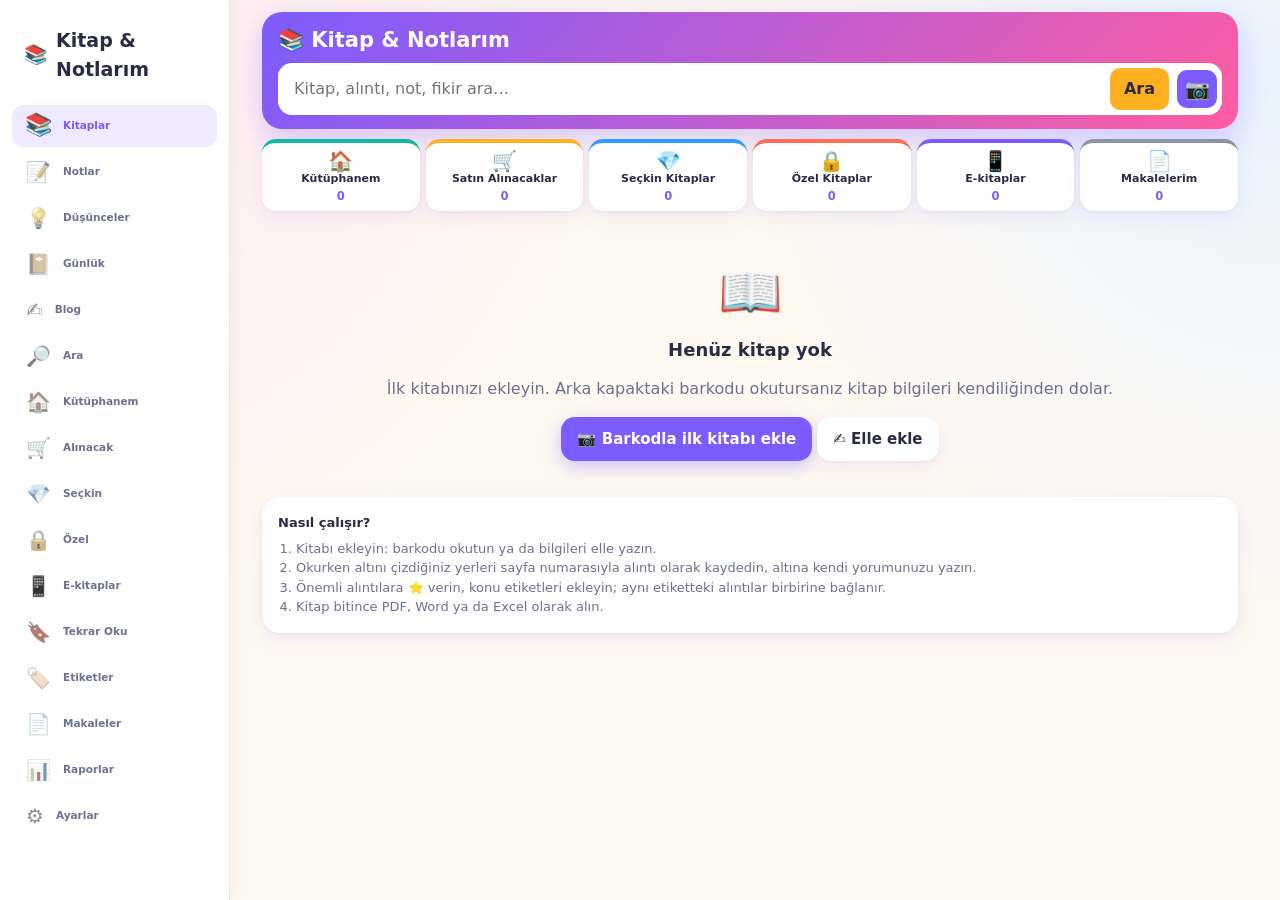
<file: index.html>
<!doctype html>
<html lang="tr">
<head>
  <meta charset="utf-8">
  <meta http-equiv="Content-Security-Policy" content="default-src 'self'; script-src 'self' 'sha256-igVigYtmEfnu0jw0HNgCia60e7QGu81M0dDM2ASf4IM='; style-src 'self' 'unsafe-inline' https://fonts.googleapis.com; font-src 'self' data: blob: https://fonts.gstatic.com; img-src 'self' data: blob: https:; connect-src 'self' https://openlibrary.org https://covers.openlibrary.org https://www.googleapis.com https://api.crossref.org; worker-src 'self' blob:; media-src 'self' blob:; object-src 'none'; base-uri 'self'; form-action 'self'; frame-src 'none'">
  <meta name="referrer" content="no-referrer">
  <meta name="viewport" content="width=device-width, initial-scale=1, viewport-fit=cover">
  <title>Kitap &amp; Notlarım</title>
  <meta name="description" content="Kitaplardan alıntılarınızı sayfa numarasıyla saklayın; düşüncelerinizi ve günlüğünüzü yazın.">
  <meta name="theme-color" content="#7C5CFF">
  <link rel="manifest" href="manifest.webmanifest">
  <link rel="icon" href="icon.svg" type="image/svg+xml">
  <link rel="apple-touch-icon" href="icon-192.png">
  <meta name="apple-mobile-web-app-capable" content="yes">
  <meta name="apple-mobile-web-app-title" content="Kitap &amp; Notlarım">
  <meta name="mobile-web-app-capable" content="yes">
  <link rel="preconnect" href="https://fonts.googleapis.com">
  <link rel="preconnect" href="https://fonts.gstatic.com" crossorigin>
  <link href="https://fonts.googleapis.com/css2?family=Nunito:wght@400;600;700;800&family=Lora:ital,wght@0,400;0,600;1,400&display=swap" rel="stylesheet">
  <link rel="stylesheet" href="styles.css?v=3.5.6">
</head>
<body>
  <div id="app">
    <nav class="nav" id="nav">
      <div class="nav-brand"><span class="logo">📚</span> Kitap &amp; Notlarım</div>
      <a href="#/" data-nav="home"><span class="ni">📚</span><span>Kitaplar</span></a>
      <a href="#/thoughts" data-nav="thoughts"><span class="ni">💡</span><span>Düşünceler</span></a>
      <a href="#/journal" data-nav="journal"><span class="ni">📔</span><span>Günlük</span></a>
      <a href="#/search" data-nav="search"><span class="ni">🔎</span><span>Ara</span></a>
      <a href="#/more" data-nav="more" class="mob-only"><span class="ni">☰</span><span>Diğer</span><b class="nav-badge" hidden></b></a>
      <a href="#/reread" data-nav="reread" class="desk-only"><span class="ni">🔖</span><span>Tekrar Oku</span><b class="nav-badge" hidden></b></a>
      <a href="#/tags" data-nav="tags" class="desk-only"><span class="ni">🏷️</span><span>Etiketler</span></a>
      <a href="#/settings" data-nav="settings" class="desk-only"><span class="ni">⚙️</span><span>Ayarlar</span></a>
    </nav>
    <main id="view" tabindex="-1"></main>
  </div>
  <div id="modal-root"></div>
  <div id="toast" role="status" aria-live="polite"></div>
  <div id="print-area"></div>
  <script type="module" src="app.js?v=3.5.6"></script>
  <script>
    // Güvenlik ağı: uygulama birkaç saniye içinde açılamazsa (ör. bozuk önbellek) onarma düğmesi göster.
    (function () {
      var errs = [];
      // Yalnızca uygulama dosyalarını (önbellek + servis çalışanı) siler; notlar (IndexedDB) silinmez.
      window.__knRepair = function () {
        var p = [];
        if ('serviceWorker' in navigator) p.push(navigator.serviceWorker.getRegistrations().then(function (rs) { return Promise.all(rs.map(function (r) { return r.unregister(); })); }));
        if (window.caches) p.push(caches.keys().then(function (ks) { return Promise.all(ks.map(function (k) { return caches.delete(k); })); }));
        Promise.all(p).catch(function () {}).then(function () { location.replace(location.pathname + '?r=' + Date.now() + location.hash); });
      };
      // Kapak resmi yüklenemezse gizle; "Onar" düğmeleri (satır içi onclick/onerror kullanılmaz: CSP)
      document.addEventListener('error', function (e) { var t = e.target; if (t && t.tagName === 'IMG' && t.hasAttribute('data-hide-err')) t.remove(); }, true);
      document.addEventListener('click', function (e) { var b = e.target.closest && e.target.closest('[data-repair]'); if (b) window.__knRepair(); });
      window.addEventListener('error', function (e) { errs.push((e.message || (e.target && (e.target.src || e.target.href)) || 'hata')); }, true);
      window.addEventListener('unhandledrejection', function (e) { errs.push(String(e.reason && (e.reason.message || e.reason))); });
      setTimeout(function () {
        if (window.__knStarted) return;
        var v = document.getElementById('view');
        v.innerHTML = '<div class="empty"><div class="e">🛠️</div><h3>Uygulama açılamadı</h3>' +
          '<p>Büyük ihtimalle telefondaki eski dosyalar yenileriyle karıştı. Aşağıdaki düğme yalnızca uygulama dosyalarını yeniden indirir; <b>notlarınız silinmez</b>.</p>' +
          '<button class="btn primary" id="kn-repair">🔄 Onar ve yeniden aç</button>' +
          (errs.length ? '<p class="small muted" style="margin-top:14px;word-break:break-word">Ayrıntı: ' + errs.slice(0, 3).join(' · ').replace(/</g, '&lt;') + '</p>' : '') + '</div>';
        document.getElementById('kn-repair').onclick = window.__knRepair;
      }, 6000);
    })();
  </script>
</body>
</html>
</file>
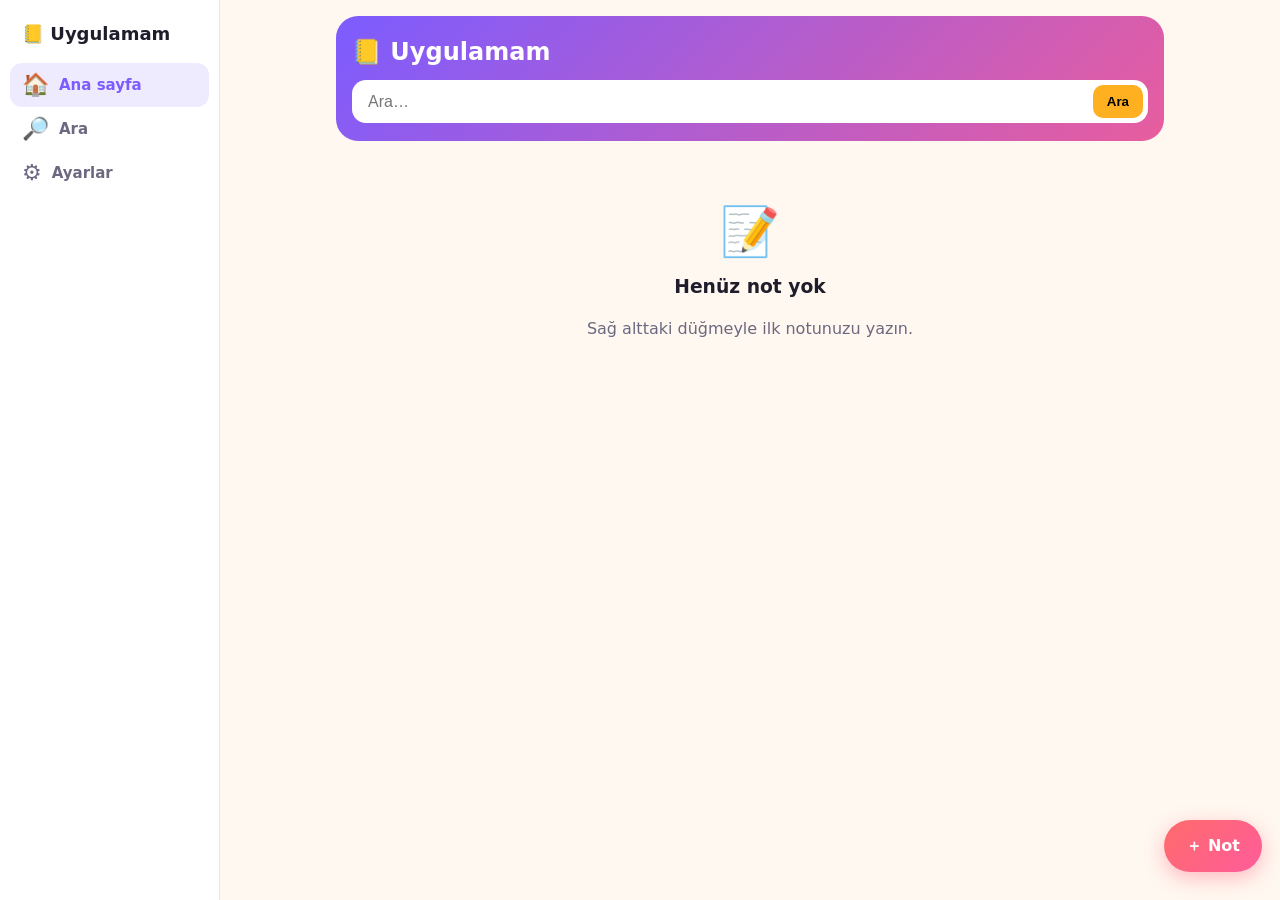
<file: .claude/skills/cevrimdisi-pwa-uygulama/assets/sablon/index.html>
<!doctype html>
<html lang="tr">
<head>
  <meta charset="utf-8">
  <!-- Güvenlik: yalnızca kendi dosyaları. Satır içi betik değişirse sha256 özetini güncelleyin (guvenlik_tarama.py yazar). connect-src'a kullandığınız API kökenlerini ekleyin. -->
  <meta http-equiv="Content-Security-Policy" content="default-src 'self'; script-src 'self' 'sha256-nmSKkaLFKaQtIfMdJAurCv79zu7uIeBySINHbcythEo='; style-src 'self' 'unsafe-inline'; img-src 'self' data: blob: https:; connect-src 'self'; worker-src 'self'; object-src 'none'; base-uri 'self'; form-action 'self'; frame-src 'none'">
  <meta name="referrer" content="no-referrer">
  <meta name="viewport" content="width=device-width, initial-scale=1, viewport-fit=cover">
  <title>Uygulamam</title>
  <meta name="description" content="Verileriniz yalnızca cihazınızda kalır; internetsiz çalışır.">
  <meta name="theme-color" content="#7C5CFF">
  <link rel="manifest" href="manifest.webmanifest">
  <link rel="icon" href="icon.svg" type="image/svg+xml">
  <link rel="apple-touch-icon" href="icon-192.png">
  <meta name="apple-mobile-web-app-capable" content="yes">
  <link rel="stylesheet" href="styles.css?v=1.0">
</head>
<body>
  <div class="layout">
    <nav class="nav" id="nav" aria-label="Menü"></nav>
    <main id="view" tabindex="-1"></main>
  </div>
  <div id="modal-root"></div>
  <div id="toast" role="status" aria-live="polite"></div>
  <div id="print-area"></div>
  <script type="module" src="app.js?v=1.0"></script>
  <script>
    // Açılış bekçisi: uygulama 6 sn içinde açılamazsa (ör. eski/yeni dosyalar karıştıysa) onarma düğmesi göster.
    // Onar düğmesi yalnızca uygulama dosyalarını (service worker + önbellek) siler; veriler (IndexedDB) kalır.
    (function () {
      var errs = [];
      window.__appRepair = function () {
        var p = [];
        if ('serviceWorker' in navigator) p.push(navigator.serviceWorker.getRegistrations().then(function (rs) { return Promise.all(rs.map(function (r) { return r.unregister(); })); }));
        if (window.caches) p.push(caches.keys().then(function (ks) { return Promise.all(ks.map(function (k) { return caches.delete(k); })); }));
        Promise.all(p).catch(function () {}).then(function () { location.replace(location.pathname + '?r=' + Date.now() + location.hash); });
      };
      window.addEventListener('error', function (e) { errs.push(e.message || (e.target && (e.target.src || e.target.href)) || 'hata'); }, true);
      window.addEventListener('unhandledrejection', function (e) { errs.push(String(e.reason && (e.reason.message || e.reason))); });
      setTimeout(function () {
        if (window.__appStarted) return;
        document.getElementById('view').innerHTML = '<div class="empty"><div class="e">🛠️</div><h3>Uygulama açılamadı</h3>' +
          '<p>Telefondaki eski dosyalar yenileriyle karışmış olabilir. Bu düğme yalnızca uygulama dosyalarını yeniden indirir; <b>verileriniz silinmez</b>.</p>' +
          '<button class="btn primary" id="app-repair">🔄 Onar ve yeniden aç</button>' +
          (errs.length ? '<p class="small muted">Ayrıntı: ' + errs.slice(0, 3).join(' · ').replace(/</g, '&lt;') + '</p>' : '') + '</div>';
        document.getElementById('app-repair').onclick = window.__appRepair;
      }, 6000);
    })();
  </script>
</body>
</html>
</file>
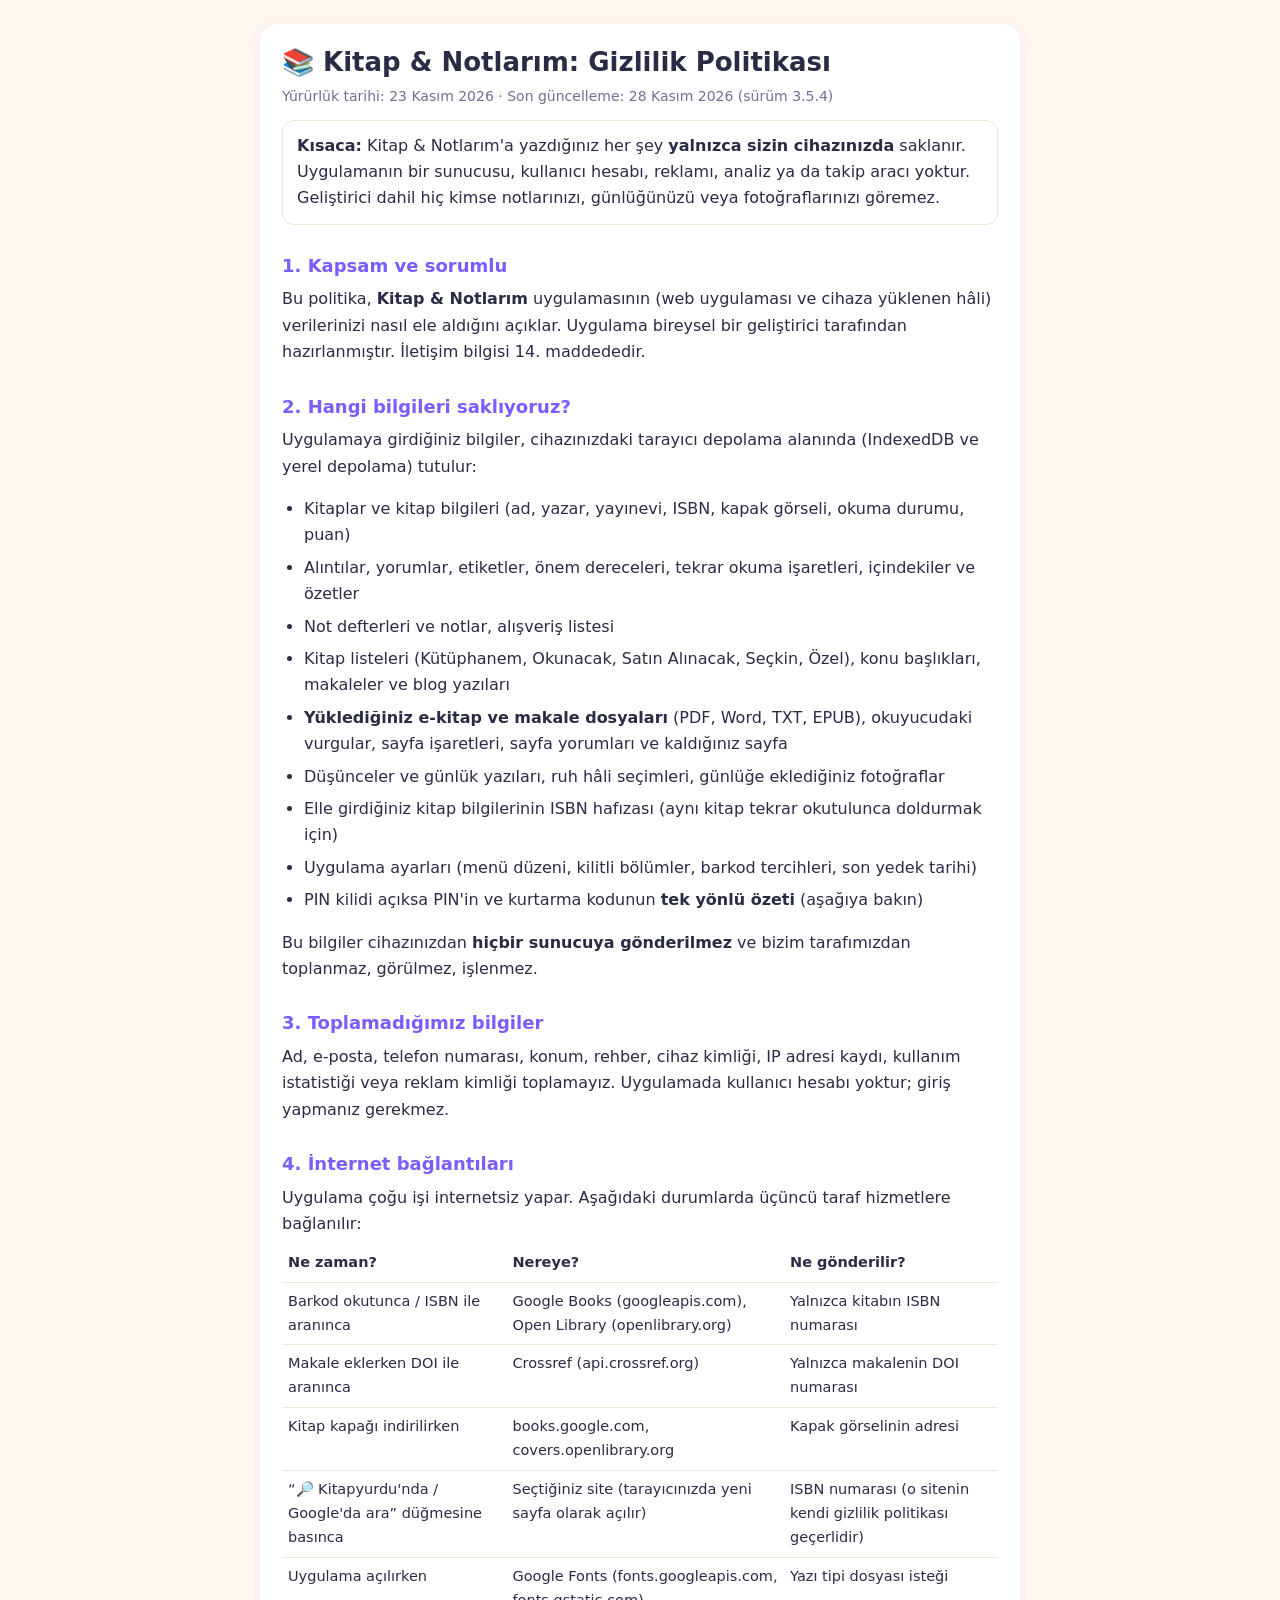
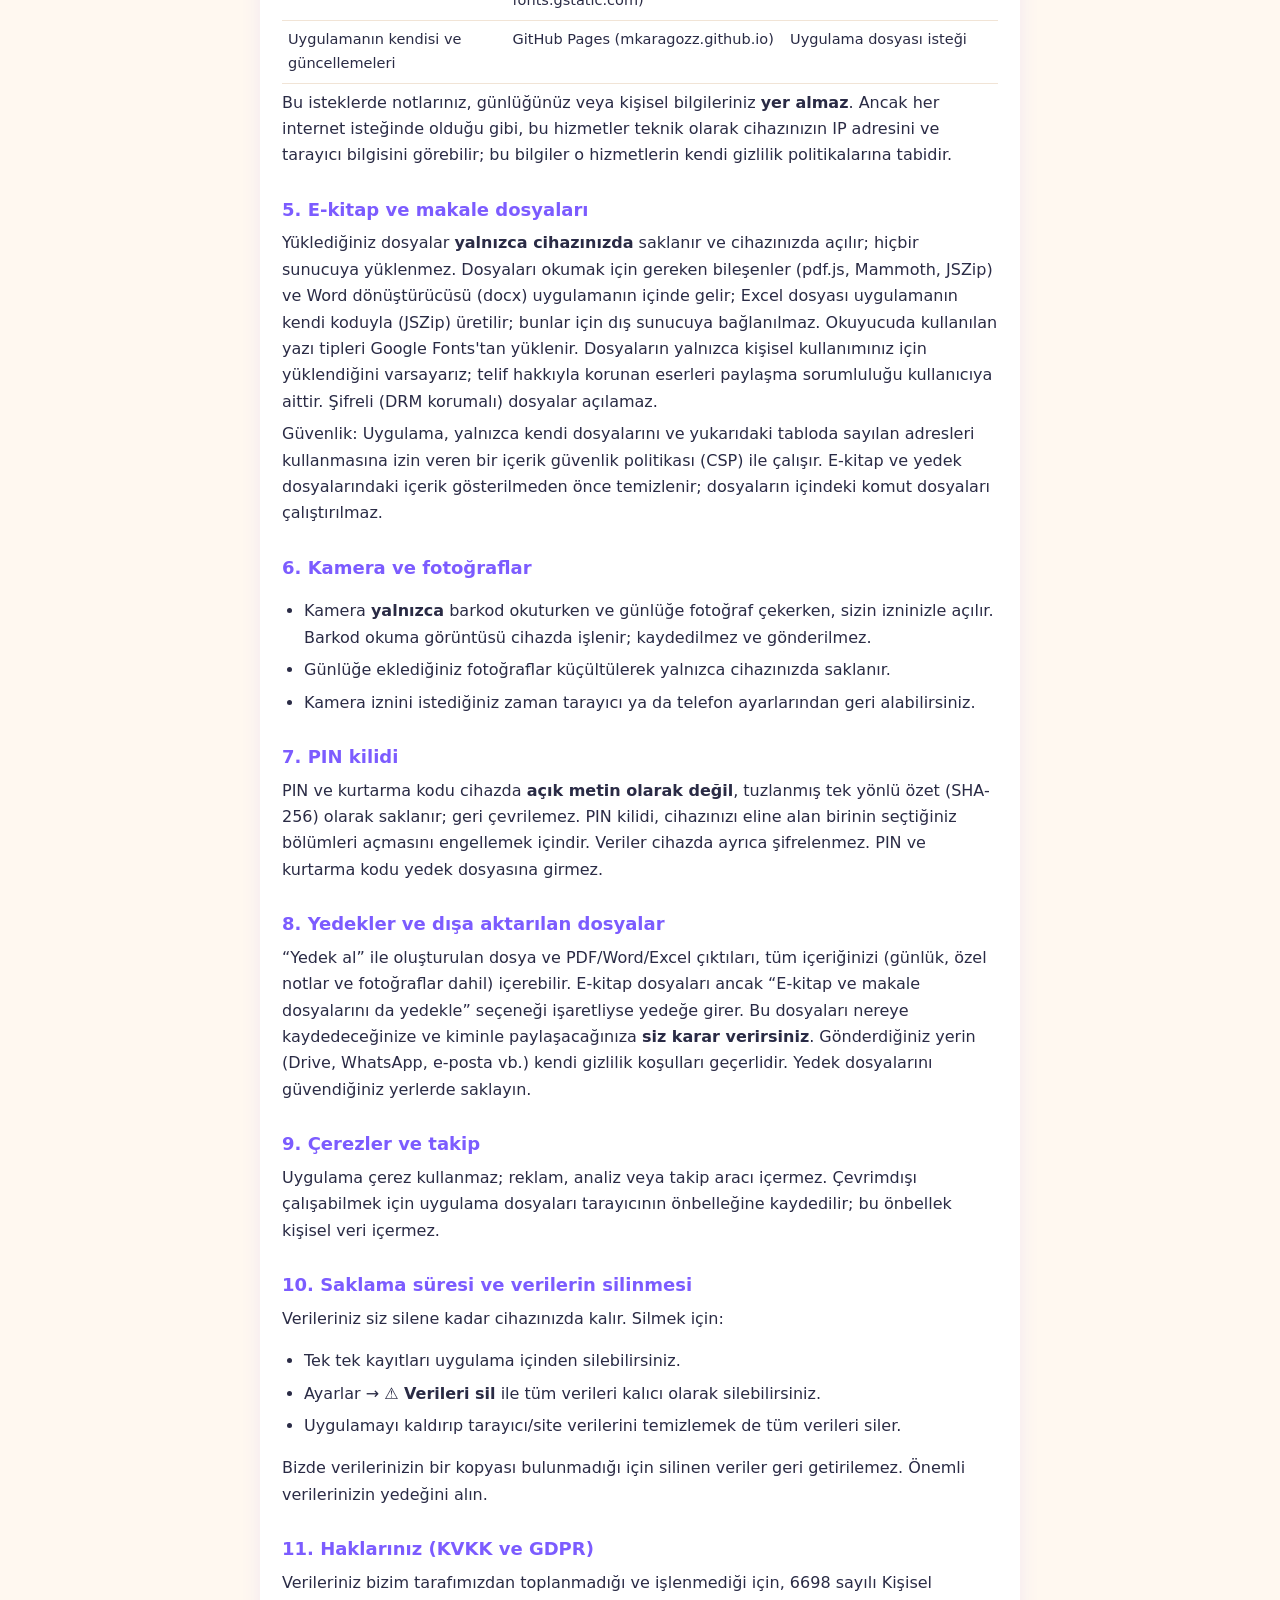
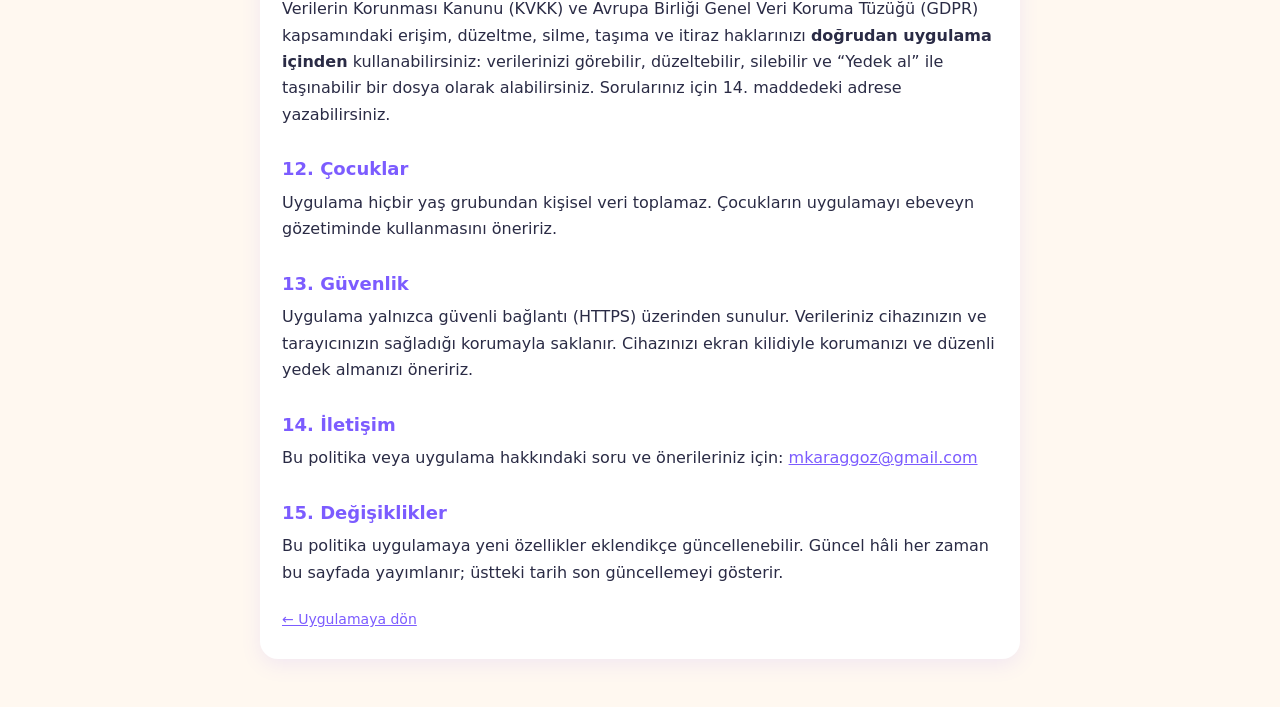
<file: privacy.html>
<!doctype html>
<html lang="tr">
<head>
  <meta charset="utf-8">
  <meta name="viewport" content="width=device-width, initial-scale=1">
  <title>Gizlilik Politikası · Kitap &amp; Notlarım</title>
  <meta name="description" content="Kitap &amp; Notlarım uygulamasının gizlilik politikası.">
  <link rel="icon" href="icon.svg" type="image/svg+xml">
  <style>
    :root { --bg: #FFF8F0; --ink: #2A2B45; --muted: #6E7191; --violet: #7C5CFF; --card: #fff; --line: #F1E4D6; }
    @media (prefers-color-scheme: dark) { :root { --bg: #17172A; --ink: #ECEBF5; --muted: #A5A7C2; --violet: #A08BFF; --card: #22223A; --line: #34345a; } }
    body { margin: 0; background: var(--bg); color: var(--ink); font: 16px/1.65 system-ui, -apple-system, 'Segoe UI', Roboto, sans-serif; }
    main { max-width: 760px; margin: 0 auto; padding: 24px 16px 48px; }
    .card { background: var(--card); border-radius: 18px; padding: 22px; box-shadow: 0 6px 20px rgba(124, 92, 255, .10); }
    h1 { font-size: 26px; margin: 0 0 4px; line-height: 1.25; } h3 { font-size: 18px; margin: 26px 0 6px; color: var(--violet); }
    p, li { margin: 6px 0; } ul { padding-left: 22px; } .muted { color: var(--muted); font-size: 14px; } a { color: var(--violet); }
    .box { border: 1px solid var(--line); border-radius: 12px; padding: 12px 14px; margin: 12px 0; }
    table { border-collapse: collapse; width: 100%; font-size: 14.5px; } td, th { border-bottom: 1px solid var(--line); padding: 7px 6px; text-align: left; vertical-align: top; }
  </style>
</head>
<body>
<main>
  <div class="card">
    <h1>📚 Kitap &amp; Notlarım: Gizlilik Politikası</h1>
    <div id="policy">
    <p class="muted">Yürürlük tarihi: 23 Kasım 2026 · Son güncelleme: 28 Kasım 2026 (sürüm 3.5.4)</p>

    <div class="box"><b>Kısaca:</b> Kitap &amp; Notlarım'a yazdığınız her şey <b>yalnızca sizin cihazınızda</b> saklanır.
      Uygulamanın bir sunucusu, kullanıcı hesabı, reklamı, analiz ya da takip aracı yoktur. Geliştirici dahil hiç kimse
      notlarınızı, günlüğünüzü veya fotoğraflarınızı göremez.</div>

    <h3>1. Kapsam ve sorumlu</h3>
    <p>Bu politika, <b>Kitap &amp; Notlarım</b> uygulamasının (web uygulaması ve cihaza yüklenen hâli) verilerinizi nasıl ele aldığını açıklar.
      Uygulama bireysel bir geliştirici tarafından hazırlanmıştır. İletişim bilgisi 14. maddededir.</p>

    <h3>2. Hangi bilgileri saklıyoruz?</h3>
    <p>Uygulamaya girdiğiniz bilgiler, cihazınızdaki tarayıcı depolama alanında (IndexedDB ve yerel depolama) tutulur:</p>
    <ul>
      <li>Kitaplar ve kitap bilgileri (ad, yazar, yayınevi, ISBN, kapak görseli, okuma durumu, puan)</li>
      <li>Alıntılar, yorumlar, etiketler, önem dereceleri, tekrar okuma işaretleri, içindekiler ve özetler</li>
      <li>Not defterleri ve notlar, alışveriş listesi</li>
      <li>Kitap listeleri (Kütüphanem, Okunacak, Satın Alınacak, Seçkin, Özel), konu başlıkları, makaleler ve blog yazıları</li>
      <li><b>Yüklediğiniz e-kitap ve makale dosyaları</b> (PDF, Word, TXT, EPUB), okuyucudaki vurgular, sayfa işaretleri, sayfa yorumları ve kaldığınız sayfa</li>
      <li>Düşünceler ve günlük yazıları, ruh hâli seçimleri, günlüğe eklediğiniz fotoğraflar</li>
      <li>Elle girdiğiniz kitap bilgilerinin ISBN hafızası (aynı kitap tekrar okutulunca doldurmak için)</li>
      <li>Uygulama ayarları (menü düzeni, kilitli bölümler, barkod tercihleri, son yedek tarihi)</li>
      <li>PIN kilidi açıksa PIN'in ve kurtarma kodunun <b>tek yönlü özeti</b> (aşağıya bakın)</li>
    </ul>
    <p>Bu bilgiler cihazınızdan <b>hiçbir sunucuya gönderilmez</b> ve bizim tarafımızdan toplanmaz, görülmez, işlenmez.</p>

    <h3>3. Toplamadığımız bilgiler</h3>
    <p>Ad, e-posta, telefon numarası, konum, rehber, cihaz kimliği, IP adresi kaydı, kullanım istatistiği veya reklam kimliği toplamayız.
      Uygulamada kullanıcı hesabı yoktur; giriş yapmanız gerekmez.</p>

    <h3>4. İnternet bağlantıları</h3>
    <p>Uygulama çoğu işi internetsiz yapar. Aşağıdaki durumlarda üçüncü taraf hizmetlere bağlanılır:</p>
    <table>
      <tr><th>Ne zaman?</th><th>Nereye?</th><th>Ne gönderilir?</th></tr>
      <tr><td>Barkod okutunca / ISBN ile aranınca</td><td>Google Books (googleapis.com), Open Library (openlibrary.org)</td><td>Yalnızca kitabın ISBN numarası</td></tr>
      <tr><td>Makale eklerken DOI ile aranınca</td><td>Crossref (api.crossref.org)</td><td>Yalnızca makalenin DOI numarası</td></tr>
      <tr><td>Kitap kapağı indirilirken</td><td>books.google.com, covers.openlibrary.org</td><td>Kapak görselinin adresi</td></tr>
      <tr><td>“🔎 Kitapyurdu'nda / Google'da ara” düğmesine basınca</td><td>Seçtiğiniz site (tarayıcınızda yeni sayfa olarak açılır)</td><td>ISBN numarası (o sitenin kendi gizlilik politikası geçerlidir)</td></tr>
      <tr><td>Uygulama açılırken</td><td>Google Fonts (fonts.googleapis.com, fonts.gstatic.com)</td><td>Yazı tipi dosyası isteği</td></tr>
      <tr><td>Uygulamanın kendisi ve güncellemeleri</td><td>GitHub Pages (mkaragozz.github.io)</td><td>Uygulama dosyası isteği</td></tr>
    </table>
    <p>Bu isteklerde notlarınız, günlüğünüz veya kişisel bilgileriniz <b>yer almaz</b>. Ancak her internet isteğinde olduğu gibi, bu hizmetler teknik olarak
      cihazınızın IP adresini ve tarayıcı bilgisini görebilir; bu bilgiler o hizmetlerin kendi gizlilik politikalarına tabidir.</p>

    <h3>5. E-kitap ve makale dosyaları</h3>
    <p>Yüklediğiniz dosyalar <b>yalnızca cihazınızda</b> saklanır ve cihazınızda açılır; hiçbir sunucuya yüklenmez. Dosyaları okumak için gereken bileşenler
      (pdf.js, Mammoth, JSZip) ve Word dönüştürücüsü (docx) uygulamanın içinde gelir; Excel dosyası uygulamanın kendi koduyla (JSZip) üretilir; bunlar için dış sunucuya bağlanılmaz. Okuyucuda kullanılan yazı tipleri Google Fonts'tan yüklenir. Dosyaların yalnızca kişisel kullanımınız için
      yüklendiğini varsayarız; telif hakkıyla korunan eserleri paylaşma sorumluluğu kullanıcıya aittir. Şifreli (DRM korumalı) dosyalar açılamaz.</p>
    <p>Güvenlik: Uygulama, yalnızca kendi dosyalarını ve yukarıdaki tabloda sayılan adresleri kullanmasına izin veren bir içerik güvenlik politikası (CSP) ile çalışır. E-kitap ve yedek dosyalarındaki içerik gösterilmeden önce temizlenir; dosyaların içindeki komut dosyaları çalıştırılmaz.</p>

    <h3>6. Kamera ve fotoğraflar</h3>
    <ul>
      <li>Kamera <b>yalnızca</b> barkod okuturken ve günlüğe fotoğraf çekerken, sizin izninizle açılır. Barkod okuma görüntüsü cihazda işlenir; kaydedilmez ve gönderilmez.</li>
      <li>Günlüğe eklediğiniz fotoğraflar küçültülerek yalnızca cihazınızda saklanır.</li>
      <li>Kamera iznini istediğiniz zaman tarayıcı ya da telefon ayarlarından geri alabilirsiniz.</li>
    </ul>

    <h3>7. PIN kilidi</h3>
    <p>PIN ve kurtarma kodu cihazda <b>açık metin olarak değil</b>, tuzlanmış tek yönlü özet (SHA-256) olarak saklanır; geri çevrilemez.
      PIN kilidi, cihazınızı eline alan birinin seçtiğiniz bölümleri açmasını engellemek içindir. Veriler cihazda ayrıca şifrelenmez.
      PIN ve kurtarma kodu yedek dosyasına girmez.</p>

    <h3>8. Yedekler ve dışa aktarılan dosyalar</h3>
    <p>“Yedek al” ile oluşturulan dosya ve PDF/Word/Excel çıktıları, tüm içeriğinizi (günlük, özel notlar ve fotoğraflar dahil) içerebilir.
      E-kitap dosyaları ancak “E-kitap ve makale dosyalarını da yedekle” seçeneği işaretliyse yedeğe girer. Bu dosyaları nereye kaydedeceğinize ve kiminle paylaşacağınıza <b>siz karar verirsiniz</b>. Gönderdiğiniz yerin (Drive, WhatsApp, e-posta vb.)
      kendi gizlilik koşulları geçerlidir. Yedek dosyalarını güvendiğiniz yerlerde saklayın.</p>

    <h3>9. Çerezler ve takip</h3>
    <p>Uygulama çerez kullanmaz; reklam, analiz veya takip aracı içermez. Çevrimdışı çalışabilmek için uygulama dosyaları tarayıcının önbelleğine kaydedilir; bu önbellek kişisel veri içermez.</p>

    <h3>10. Saklama süresi ve verilerin silinmesi</h3>
    <p>Verileriniz siz silene kadar cihazınızda kalır. Silmek için:</p>
    <ul>
      <li>Tek tek kayıtları uygulama içinden silebilirsiniz.</li>
      <li>Ayarlar → <b>⚠️ Verileri sil</b> ile tüm verileri kalıcı olarak silebilirsiniz.</li>
      <li>Uygulamayı kaldırıp tarayıcı/site verilerini temizlemek de tüm verileri siler.</li>
    </ul>
    <p>Bizde verilerinizin bir kopyası bulunmadığı için silinen veriler geri getirilemez. Önemli verilerinizin yedeğini alın.</p>

    <h3>11. Haklarınız (KVKK ve GDPR)</h3>
    <p>Verileriniz bizim tarafımızdan toplanmadığı ve işlenmediği için, 6698 sayılı Kişisel Verilerin Korunması Kanunu (KVKK) ve Avrupa Birliği
      Genel Veri Koruma Tüzüğü (GDPR) kapsamındaki erişim, düzeltme, silme, taşıma ve itiraz haklarınızı <b>doğrudan uygulama içinden</b> kullanabilirsiniz:
      verilerinizi görebilir, düzeltebilir, silebilir ve “Yedek al” ile taşınabilir bir dosya olarak alabilirsiniz. Sorularınız için 14. maddedeki adrese yazabilirsiniz.</p>

    <h3>12. Çocuklar</h3>
    <p>Uygulama hiçbir yaş grubundan kişisel veri toplamaz. Çocukların uygulamayı ebeveyn gözetiminde kullanmasını öneririz.</p>

    <h3>13. Güvenlik</h3>
    <p>Uygulama yalnızca güvenli bağlantı (HTTPS) üzerinden sunulur. Verileriniz cihazınızın ve tarayıcınızın sağladığı korumayla saklanır.
      Cihazınızı ekran kilidiyle korumanızı ve düzenli yedek almanızı öneririz.</p>

    <h3>14. İletişim</h3>
    <p>Bu politika veya uygulama hakkındaki soru ve önerileriniz için: <a href="mailto:mkaraggoz@gmail.com">mkaraggoz@gmail.com</a></p>

    <h3>15. Değişiklikler</h3>
    <p>Bu politika uygulamaya yeni özellikler eklendikçe güncellenebilir. Güncel hâli her zaman bu sayfada yayımlanır; üstteki tarih son güncellemeyi gösterir.</p>
    </div>
    <p class="muted" style="margin-top:22px"><a href="./">← Uygulamaya dön</a></p>
  </div>
</main>
</body>
</html>
</file>
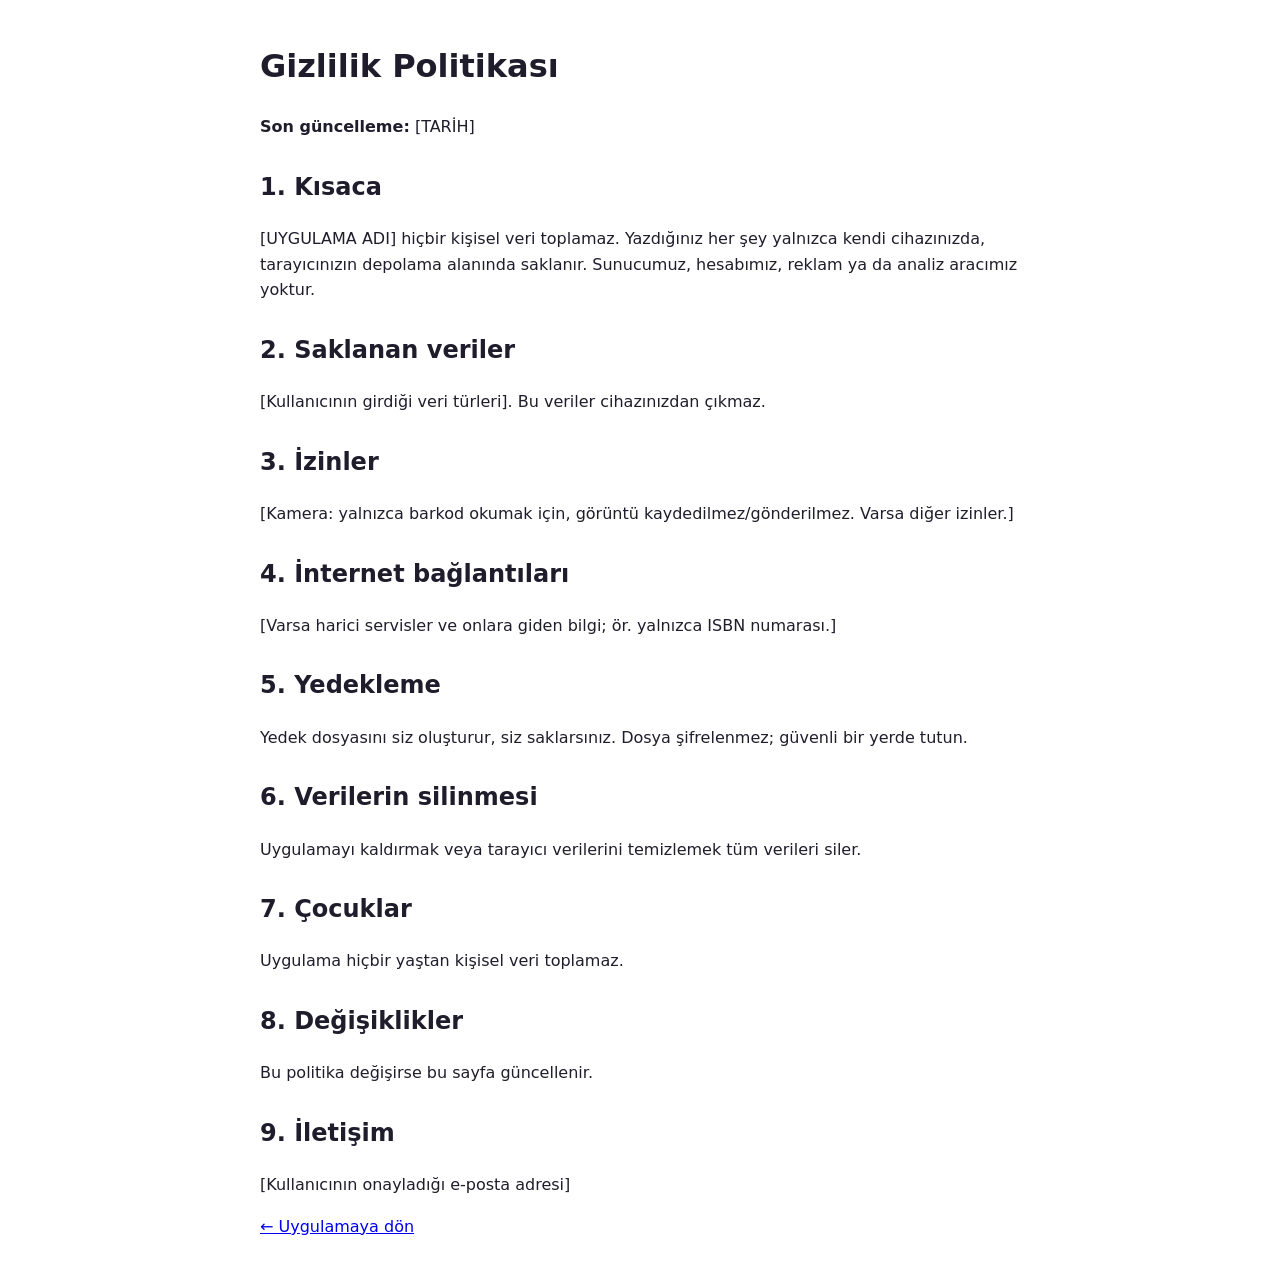
<file: .claude/skills/cevrimdisi-pwa-uygulama/assets/sablon/privacy.html>
<!doctype html>
<html lang="tr"><head><meta charset="utf-8"><meta name="viewport" content="width=device-width, initial-scale=1"><title>Gizlilik Politikası</title>
<style>body{font:16px/1.6 system-ui,sans-serif;max-width:760px;margin:0 auto;padding:20px 16px;color:#1f1d2b;background:#fff}@media(prefers-color-scheme:dark){body{background:#15141c;color:#eeeaf8}a{color:#a99bff}}h2{margin-top:28px}</style></head>
<body id="policy">
<h1>Gizlilik Politikası</h1>
<p><b>Son güncelleme:</b> [TARİH]</p>
<h2>1. Kısaca</h2><p>[UYGULAMA ADI] hiçbir kişisel veri toplamaz. Yazdığınız her şey yalnızca kendi cihazınızda, tarayıcınızın depolama alanında saklanır. Sunucumuz, hesabımız, reklam ya da analiz aracımız yoktur.</p>
<h2>2. Saklanan veriler</h2><p>[Kullanıcının girdiği veri türleri]. Bu veriler cihazınızdan çıkmaz.</p>
<h2>3. İzinler</h2><p>[Kamera: yalnızca barkod okumak için, görüntü kaydedilmez/gönderilmez. Varsa diğer izinler.]</p>
<h2>4. İnternet bağlantıları</h2><p>[Varsa harici servisler ve onlara giden bilgi; ör. yalnızca ISBN numarası.]</p>
<h2>5. Yedekleme</h2><p>Yedek dosyasını siz oluşturur, siz saklarsınız. Dosya şifrelenmez; güvenli bir yerde tutun.</p>
<h2>6. Verilerin silinmesi</h2><p>Uygulamayı kaldırmak veya tarayıcı verilerini temizlemek tüm verileri siler.</p>
<h2>7. Çocuklar</h2><p>Uygulama hiçbir yaştan kişisel veri toplamaz.</p>
<h2>8. Değişiklikler</h2><p>Bu politika değişirse bu sayfa güncellenir.</p>
<h2>9. İletişim</h2><p>[Kullanıcının onayladığı e-posta adresi]</p>
<p><a href="./">← Uygulamaya dön</a></p>
</body></html>
</file>
<file: styles.css>
:root {
  --bg: #FFF8F0;
  --bg2: #FFF1E3;
  --card: #FFFFFF;
  --ink: #2A2B45;
  --muted: #6E7191;
  --line: #F1E4D6;
  --violet: #7C5CFF;
  --violet-soft: #EFEAFF;
  --pink: #FF5DA2;
  --pink-soft: #FFE8F2;
  --coral: #FF6B57;
  --coral-soft: #FFECE8;
  --teal: #10B8A6;
  --teal-soft: #E1F8F5;
  --sun: #FFB020;
  --sun-soft: #FFF4DC;
  --sky: #2F9BFF;
  --sky-soft: #E4F2FF;
  --danger: #E5484D;
  --radius: 18px;
  --shadow: 0 6px 20px rgba(124, 92, 255, .10), 0 1px 3px rgba(42, 43, 69, .06);
  --nav-h: 66px;
  color-scheme: light;
}

* { box-sizing: border-box; }
[hidden] { display: none !important; }
html, body { margin: 0; }
body {
  background: var(--bg);
  background-image: radial-gradient(circle at 0% 0%, #FFE9F3 0, transparent 40%), radial-gradient(circle at 100% 10%, #E9F4FF 0, transparent 35%);
  background-attachment: fixed;
  color: var(--ink);
  font-family: 'Nunito', system-ui, -apple-system, 'Segoe UI', Roboto, sans-serif;
  font-size: 16px;
  line-height: 1.5;
  -webkit-tap-highlight-color: transparent;
}
a { color: var(--violet); }
button, input, select, textarea { font: inherit; color: inherit; }
h1, h2, h3 { line-height: 1.2; margin: 0; }

#view { padding: 0 16px calc(var(--nav-h) + 90px + env(safe-area-inset-bottom)); max-width: 980px; margin: 0 auto; outline: none; }

/* ---------- Navigasyon ---------- */
.nav {
  position: fixed; left: 0; right: 0; bottom: 0; z-index: 30;
  display: flex; justify-content: space-around; align-items: stretch;
  height: calc(var(--nav-h) + env(safe-area-inset-bottom));
  padding-bottom: env(safe-area-inset-bottom);
  background: rgba(255, 255, 255, .96); backdrop-filter: blur(10px);
  border-top: 1px solid var(--line);
  box-shadow: 0 -4px 18px rgba(42, 43, 69, .06);
}
.nav a {
  flex: 1; display: flex; flex-direction: column; align-items: center; justify-content: center; gap: 1px;
  text-decoration: none; color: var(--muted); font-size: 11.5px; font-weight: 700; position: relative;
}
.nav a .ni { font-size: 22px; line-height: 1; filter: grayscale(.6); opacity: .8; transition: transform .15s; }
.nav a.active { color: var(--violet); }
.nav a.active .ni { filter: none; opacity: 1; transform: translateY(-2px) scale(1.1); }
.nav-brand { display: none; }
.nav-badge { position: absolute; top: 7px; left: 54%; background: var(--coral); color: #fff; border-radius: 10px; font-size: 10.5px; padding: 0 6px; line-height: 17px; }

@media (min-width: 900px) {
  .nav { top: 0; right: auto; width: 230px; height: auto; flex-direction: column; justify-content: flex-start; border-top: 0; border-right: 1px solid var(--line); padding: 20px 12px; gap: 4px; }
  .nav-brand { display: flex; align-items: center; gap: 8px; font-weight: 800; font-size: 19px; padding: 6px 12px 18px; color: var(--ink); }
  .nav a { flex: 0; flex-direction: row; justify-content: flex-start; gap: 12px; font-size: 15px; padding: 11px 14px; border-radius: 12px; }
  .nav a.active { background: var(--violet-soft); }
  .nav a .ni { font-size: 20px; }
  .nav-badge { position: static; margin-left: auto; }
  #view { margin-left: 230px; padding: 0 32px 60px; max-width: 1040px; }
  .fab { bottom: 32px !important; }
}

/* ---------- Üst başlık ---------- */
.topbar { display: flex; align-items: center; gap: 10px; padding: 18px 0 12px; }
.topbar h1 { font-size: 26px; font-weight: 800; flex: 1; min-width: 0; }
.topbar .back { width: 42px; height: 42px; border-radius: 50%; border: 0; background: var(--card); box-shadow: var(--shadow); font-size: 20px; cursor: pointer; flex: none; }
.hero {
  margin: 14px 0 14px; padding: 20px 18px; border-radius: 24px; color: #fff;
  background: linear-gradient(130deg, var(--violet) 0%, var(--pink) 100%);
  box-shadow: 0 10px 30px rgba(124, 92, 255, .30);
}
.hero h1 { font-size: 25px; font-weight: 800; }
.hero p { margin: 4px 0 14px; opacity: .92; font-size: 14.5px; }
.searchbar { display: flex; gap: 8px; background: #fff; border-radius: 14px; padding: 5px 5px 5px 14px; align-items: center; }
.searchbar input { flex: 1; border: 0; outline: none; background: transparent; font-size: 16px; min-width: 0; color: var(--ink); }
.searchbar button { border: 0; background: var(--sun); color: var(--ink); font-weight: 800; border-radius: 10px; padding: 9px 14px; cursor: pointer; }

.stats { display: grid; grid-template-columns: repeat(3, 1fr); gap: 10px; margin-bottom: 14px; }
.stat { background: var(--card); border-radius: 16px; padding: 12px; box-shadow: var(--shadow); text-align: center; }
.stat b { display: block; font-size: 22px; font-weight: 800; }
.stat span { font-size: 12.5px; color: var(--muted); font-weight: 700; }
.stat:nth-child(1) b { color: var(--violet); }
.stat:nth-child(2) b { color: var(--coral); }
.stat:nth-child(3) b { color: var(--teal); }

/* ---------- Bölümler ---------- */
.section-title { display: flex; align-items: center; gap: 8px; font-size: 17px; font-weight: 800; margin: 22px 0 10px; }
.section-title .count { background: var(--violet-soft); color: var(--violet); font-size: 12.5px; border-radius: 20px; padding: 1px 9px; }

.banner { display: flex; gap: 12px; align-items: center; padding: 12px 14px; border-radius: 16px; margin: 10px 0; font-weight: 600; font-size: 14.5px; }
.banner.sun { background: var(--sun-soft); border: 1px solid #FFE1A3; }
.banner.coral { background: var(--coral-soft); border: 1px solid #FFCFC6; }
.banner.teal { background: var(--teal-soft); border: 1px solid #B6EEE7; }
.banner .grow { flex: 1; }

/* ---------- Kitap kartları ---------- */
.book-grid { display: grid; grid-template-columns: repeat(auto-fill, minmax(150px, 1fr)); gap: 14px; }
.book-card { background: var(--card); border-radius: var(--radius); box-shadow: var(--shadow); overflow: hidden; text-decoration: none; color: inherit; display: flex; flex-direction: column; transition: transform .15s; }
.book-card:active { transform: scale(.98); }
.book-card .bc-body { padding: 10px 12px 12px; }
.book-card .bc-title { font-weight: 800; font-size: 14.5px; line-height: 1.25; display: -webkit-box; -webkit-line-clamp: 2; -webkit-box-orient: vertical; overflow: hidden; }
.book-card .bc-author { color: var(--muted); font-size: 12.5px; margin-top: 2px; white-space: nowrap; overflow: hidden; text-overflow: ellipsis; }
.book-card .bc-foot { display: flex; justify-content: space-between; align-items: center; margin-top: 8px; font-size: 12px; font-weight: 700; color: var(--muted); }

.cover { aspect-ratio: 3 / 4; width: 100%; display: flex; align-items: flex-end; padding: 12px; color: #fff; font-family: 'Lora', serif; font-weight: 600; font-size: 15px; line-height: 1.25; position: relative; overflow: hidden; }
.cover img { position: absolute; inset: 0; width: 100%; height: 100%; object-fit: cover; }
.cover::before { content: ''; position: absolute; left: 10px; top: 0; bottom: 0; width: 3px; background: rgba(255, 255, 255, .35); }
.cover span { position: relative; text-shadow: 0 1px 4px rgba(0, 0, 0, .2); display: -webkit-box; -webkit-line-clamp: 4; -webkit-box-orient: vertical; overflow: hidden; }

.progress { height: 7px; background: var(--line); border-radius: 6px; overflow: hidden; margin-top: 8px; }
.progress i { display: block; height: 100%; background: linear-gradient(90deg, var(--teal), var(--sky)); border-radius: 6px; }

/* ---------- Kitap detay ---------- */
.book-head { display: flex; gap: 16px; align-items: flex-start; margin: 4px 0 14px; }
.book-head .cover { width: 104px; flex: none; border-radius: 12px; box-shadow: var(--shadow); font-size: 12px; }
.book-head h2 { font-size: 21px; font-weight: 800; }
.book-head .sub { color: var(--muted); font-size: 14px; margin-top: 3px; }
.book-head .meta { font-size: 13px; color: var(--muted); margin-top: 6px; }

.status-pill { display: inline-flex; align-items: center; gap: 4px; padding: 3px 10px; border-radius: 20px; font-size: 12.5px; font-weight: 800; margin-top: 8px; }
.st-okunuyor { background: var(--teal-soft); color: #088B7D; }
.st-okunacak { background: var(--sun-soft); color: #A86A00; }
.st-bitti { background: var(--violet-soft); color: var(--violet); }

.tabs { display: flex; gap: 6px; overflow-x: auto; padding: 4px; margin: 6px -4px 14px; scrollbar-width: none; }
.tabs::-webkit-scrollbar { display: none; }
.tab { border: 0; background: var(--card); box-shadow: var(--shadow); border-radius: 30px; padding: 9px 16px; font-weight: 800; font-size: 14px; color: var(--muted); cursor: pointer; white-space: nowrap; flex: none; }
.tab.active { background: var(--violet); color: #fff; }
.tab .c { opacity: .75; margin-left: 4px; }

.row-actions { display: flex; gap: 8px; flex-wrap: wrap; margin: 8px 0 12px; }

/* ---------- Alıntı kartları ---------- */
.q-card { background: var(--card); border-radius: var(--radius); box-shadow: var(--shadow); padding: 14px 14px 12px; margin-bottom: 12px; border-left: 5px solid var(--violet); }
.q-card.k-tekrar { border-left-color: var(--coral); }
.q-card.s1 { border-left-color: #FFC94D; }
.q-card.s2 { border-left-color: var(--sun); }
.q-card.s3 { border-left-color: #FF8A00; background: linear-gradient(90deg, #FFF7E6, var(--card) 40%); }
.q-text { font-family: 'Lora', Georgia, serif; font-size: 16px; line-height: 1.6; white-space: pre-wrap; word-wrap: break-word; cursor: pointer; }
.q-text.clamp { display: -webkit-box; -webkit-line-clamp: 7; -webkit-box-orient: vertical; overflow: hidden; }
.q-ref { margin-top: 8px; font-size: 13px; color: var(--muted); display: flex; flex-wrap: wrap; gap: 6px; align-items: center; }
.q-book { font-weight: 800; color: var(--ink); text-decoration: none; }
.q-comment { margin-top: 8px; background: var(--sun-soft); border-radius: 10px; padding: 8px 10px; font-size: 14px; white-space: pre-wrap; word-wrap: break-word; }
.q-comment b { display: block; font-size: 12.5px; color: #A86A00; }
.q-comment.solo { margin-top: 0; font-size: 15px; }
.q-actions { display: flex; gap: 4px; margin-top: 8px; justify-content: flex-end; }
.q-actions button { border: 0; background: transparent; padding: 6px 9px; border-radius: 10px; cursor: pointer; font-size: 13.5px; font-weight: 700; color: var(--muted); }
.q-actions button:hover { background: var(--bg2); }
mark { background: #FFE27A; color: inherit; border-radius: 3px; padding: 0 1px; }

.badge { display: inline-flex; align-items: center; gap: 3px; padding: 2px 9px; border-radius: 20px; font-size: 12.5px; font-weight: 800; }
.badge.page { background: var(--violet-soft); color: var(--violet); }
.badge.kind-tekrar { background: var(--coral-soft); color: #C2361F; }
.badge.stars-b { background: var(--sun-soft); color: #A86A00; letter-spacing: -2px; padding-right: 11px; }
.badge.nb { background: var(--sky-soft); color: #1569C7; }
.badge.today { background: var(--teal); color: #fff; }
.chip { display: inline-flex; align-items: center; gap: 4px; padding: 3px 10px; border-radius: 20px; background: var(--teal-soft); color: #077468; font-size: 12.5px; font-weight: 700; text-decoration: none; border: 0; cursor: pointer; }
.chip.sel { background: var(--teal); color: #fff; }
.chip.x::after { content: '×'; font-size: 15px; margin-left: 2px; }

/* ---------- Butonlar ---------- */
.btn { display: inline-flex; align-items: center; justify-content: center; gap: 6px; border: 0; border-radius: 14px; padding: 11px 16px; font-weight: 800; font-size: 15px; cursor: pointer; text-decoration: none; background: var(--card); color: var(--ink); box-shadow: var(--shadow); }
.btn.primary { background: var(--violet); color: #fff; box-shadow: 0 6px 18px rgba(124, 92, 255, .35); }
.btn.pink { background: var(--pink); color: #fff; }
.btn.teal { background: var(--teal); color: #fff; }
.btn.sun { background: var(--sun); color: var(--ink); }
.btn.coral { background: var(--coral); color: #fff; }
.btn.danger { background: var(--coral-soft); color: var(--danger); box-shadow: none; }
.btn.ghost { background: transparent; box-shadow: none; color: var(--violet); }
.btn.sm { padding: 7px 12px; font-size: 13.5px; border-radius: 11px; }
.btn.block { width: 100%; }
.btn:disabled { opacity: .55; cursor: default; }
.fab { text-decoration: none; position: fixed; right: 18px; bottom: calc(var(--nav-h) + 18px + env(safe-area-inset-bottom)); z-index: 25; border: 0; border-radius: 22px; padding: 15px 20px; font-weight: 800; font-size: 16px; color: #fff; background: linear-gradient(130deg, var(--coral), var(--pink)); box-shadow: 0 10px 28px rgba(255, 93, 162, .45); cursor: pointer; }

/* ---------- Formlar ---------- */
.card { background: var(--card); border-radius: var(--radius); box-shadow: var(--shadow); padding: 16px; margin-bottom: 14px; }
.field { display: block; margin-bottom: 12px; }
.field > span { display: block; font-size: 13px; font-weight: 800; color: var(--muted); margin-bottom: 4px; }
.input, .field input, .field select, .field textarea {
  width: 100%; border: 2px solid var(--line); border-radius: 12px; padding: 10px 12px; background: #fff; font-size: 16px; outline: none; transition: border-color .15s;
}
.field textarea { resize: vertical; min-height: 90px; line-height: 1.5; }
.field textarea.serif { font-family: 'Lora', Georgia, serif; }
.input:focus, .field input:focus, .field select:focus, .field textarea:focus { border-color: var(--violet); }
.grid2 { display: grid; grid-template-columns: 1fr 1fr; gap: 0 10px; }
.grid3 { display: grid; grid-template-columns: 1fr 1fr 1fr; gap: 0 10px; }
.check { display: flex; align-items: center; gap: 10px; padding: 8px 0; font-weight: 600; cursor: pointer; }
.check input { width: 20px; height: 20px; accent-color: var(--violet); }
.seg { display: flex; background: var(--bg2); border-radius: 12px; padding: 4px; gap: 4px; }
.seg button { flex: 1; border: 0; background: transparent; padding: 8px 6px; border-radius: 9px; font-weight: 800; font-size: 13.5px; color: var(--muted); cursor: pointer; }
.seg button.on { background: #fff; color: var(--violet); box-shadow: 0 2px 6px rgba(0, 0, 0, .08); }
.stars { display: flex; gap: 4px; font-size: 26px; }
.stars button { border: 0; background: none; cursor: pointer; padding: 0; filter: grayscale(1); opacity: .35; }
.stars button.on { filter: none; opacity: 1; }
.hint { font-size: 13px; color: var(--muted); margin: 4px 0 10px; }
.tag-input { display: flex; flex-wrap: wrap; gap: 6px; border: 2px solid var(--line); border-radius: 12px; padding: 7px; background: #fff; }
.tag-input input { border: 0 !important; padding: 4px !important; flex: 1; min-width: 120px; outline: none; }
.tag-sugg { display: flex; flex-wrap: wrap; gap: 6px; margin-top: 6px; }
.tag-sugg .chip { background: var(--bg2); color: var(--muted); }

/* ---------- Modal / alt sayfa ---------- */
.modal-bg { position: fixed; inset: 0; background: rgba(42, 43, 69, .45); z-index: 50; display: flex; align-items: flex-end; justify-content: center; animation: fade .15s; }
.sheet { background: var(--bg); width: 100%; max-width: 640px; max-height: 94vh; overflow-y: auto; border-radius: 24px 24px 0 0; padding: 10px 16px calc(20px + env(safe-area-inset-bottom)); animation: up .2s ease-out; }
.sheet::before { content: ''; display: block; width: 44px; height: 5px; border-radius: 4px; background: #E2D5C6; margin: 0 auto 10px; }
.sheet-head { display: flex; align-items: center; gap: 10px; margin-bottom: 12px; }
.sheet-head h3 { flex: 1; font-size: 19px; font-weight: 800; }
.sheet-head .x { border: 0; background: var(--card); width: 36px; height: 36px; border-radius: 50%; font-size: 18px; cursor: pointer; box-shadow: var(--shadow); }
.sheet-foot { display: flex; gap: 10px; margin-top: 14px; position: sticky; bottom: -20px; background: var(--bg); padding: 10px 0 4px; }
.sheet-foot .btn { flex: 1; }
@media (min-width: 700px) { .modal-bg { align-items: center; } .sheet { border-radius: 24px; } .sheet::before { display: none; } }
@keyframes up { from { transform: translateY(40px); opacity: 0; } to { transform: none; opacity: 1; } }
@keyframes fade { from { opacity: 0; } to { opacity: 1; } }

.choice-grid { display: grid; grid-template-columns: 1fr 1fr; gap: 10px; }
.choice { border: 0; border-radius: 18px; padding: 18px 12px; text-align: center; cursor: pointer; font-weight: 800; font-size: 15px; display: flex; flex-direction: column; gap: 6px; align-items: center; box-shadow: var(--shadow); }
.choice .e { font-size: 30px; }
.choice small { font-weight: 600; color: var(--muted); font-size: 12.5px; }
.choice.c1 { background: var(--violet-soft); }
.choice.c2 { background: var(--sky-soft); }
.choice.c3 { background: var(--sun-soft); }
.choice.c4 { background: var(--teal-soft); }
.choice.c5 { background: var(--pink-soft); }
.choice.c6 { background: var(--coral-soft); }

.thumbs { display: flex; gap: 8px; overflow-x: auto; padding: 4px 0; }
.thumbs img { height: 90px; border-radius: 10px; box-shadow: var(--shadow); }
.crop-wrap { background: #222; border-radius: 14px; overflow: hidden; height: 58vh; }
.crop-wrap img { display: block; max-width: 100%; }

.spinner { width: 42px; height: 42px; border-radius: 50%; border: 5px solid var(--violet-soft); border-top-color: var(--violet); animation: spin .8s linear infinite; margin: 18px auto; }
@keyframes spin { to { transform: rotate(360deg); } }
.loading-box { text-align: center; padding: 20px; font-weight: 700; color: var(--muted); }

#toast { position: fixed; left: 50%; bottom: calc(var(--nav-h) + 90px + env(safe-area-inset-bottom)); transform: translateX(-50%) translateY(20px); background: var(--ink); color: #fff; padding: 11px 18px; border-radius: 14px; font-weight: 700; font-size: 14.5px; opacity: 0; pointer-events: none; transition: all .2s; z-index: 80; max-width: calc(100vw - 32px); text-align: center; }
#toast.show { opacity: 1; transform: translateX(-50%); }

.empty { text-align: center; padding: 36px 20px; color: var(--muted); }
.empty .e { font-size: 52px; }
.empty h3 { color: var(--ink); margin: 8px 0 4px; font-size: 18px; }

.toc-list { list-style: none; padding: 0; margin: 0; }
.toc-list li { display: flex; justify-content: space-between; gap: 10px; padding: 9px 4px; border-bottom: 1px dashed var(--line); font-size: 15px; }
.toc-list li.l1 { font-weight: 800; }
.toc-list li .pg { color: var(--violet); font-weight: 800; white-space: nowrap; }
.toc-list li .qc { font-size: 11.5px; background: var(--coral-soft); color: var(--coral); border-radius: 10px; padding: 0 7px; margin-left: 6px; font-weight: 800; }

.summary { font-family: 'Lora', Georgia, serif; font-size: 16px; line-height: 1.7; }
.summary h3, .summary h2 { font-family: 'Nunito', sans-serif; font-weight: 800; color: var(--violet); font-size: 18px; margin: 18px 0 6px; }
.summary h4 { font-family: 'Nunito', sans-serif; font-size: 16px; margin: 14px 0 4px; }
.summary ul { padding-left: 20px; }

.info-list { display: grid; grid-template-columns: auto 1fr; gap: 6px 14px; font-size: 15px; }
.info-list dt { color: var(--muted); font-weight: 700; }
.info-list dd { margin: 0; font-weight: 600; word-break: break-word; }

.tag-cloud { display: flex; flex-wrap: wrap; gap: 8px; }
.tag-cloud a { text-decoration: none; padding: 7px 14px; border-radius: 20px; font-weight: 800; color: #fff; }
.group-head { display: flex; align-items: center; gap: 8px; margin: 18px 0 8px; font-weight: 800; }
.group-head a { text-decoration: none; color: var(--ink); }
.muted { color: var(--muted); }
.small { font-size: 13px; }
.mt { margin-top: 12px; }

/* ---------- Gezinme: telefon / masaüstü ---------- */
.desk-only { display: none !important; }
@media (min-width: 900px) { .desk-only { display: flex !important; } .mob-only { display: none !important; } }
.more-list { display: flex; flex-direction: column; gap: 10px; }
.more-list a, .more-list button { display: flex; align-items: center; gap: 12px; flex-wrap: wrap; background: var(--card); border: 0; border-radius: 16px; box-shadow: var(--shadow); padding: 16px; text-decoration: none; color: var(--ink); font-size: 16px; text-align: left; cursor: pointer; }
.more-list span { font-size: 24px; }
.more-list b { flex: 1; }
.more-list small { flex-basis: 100%; margin: -6px 0 0 36px; color: var(--muted); font-size: 13px; }
.more-list em { font-style: normal; color: var(--muted); font-size: 20px; }

/* ---------- Ana sayfa kısayolları ---------- */
.quick-links { display: grid; grid-template-columns: repeat(3, 1fr); gap: 10px; margin-bottom: 14px; }
.ql { display: flex; flex-direction: column; align-items: center; gap: 4px; padding: 12px 6px; border-radius: 16px; text-decoration: none; color: var(--ink); font-size: 24px; box-shadow: var(--shadow); text-align: center; }
.ql span { font-size: 12.5px; font-weight: 800; line-height: 1.2; }
.ql.c3 { background: var(--sun-soft); } .ql.c4 { background: var(--teal-soft); } .ql.c5 { background: var(--pink-soft); }

/* ---------- Barkod ---------- */
.scan-card .or { display: flex; align-items: center; gap: 10px; margin: 12px 0 8px; color: var(--muted); font-size: 13px; font-weight: 700; }
.scan-card .or::before, .scan-card .or::after { content: ''; flex: 1; height: 1px; background: var(--line); }
.qr-reader { background: #111; border-radius: 14px; overflow: hidden; min-height: 220px; color: #fff; }
.qr-reader video { width: 100% !important; display: block; }
.qr-reader .loading-box { color: #ccc; }
.banner.sky { background: var(--sky-soft); border: 1px solid #C2E0FF; text-decoration: none; color: inherit; }
.sm-input { padding: 7px 10px !important; font-size: 14px !important; border-radius: 11px !important; }
.sfilter { flex: 1; min-width: 230px; }

/* ---------- Yıldız seçici ---------- */
.star-pick { display: flex; align-items: center; gap: 4px; }
.star-pick button { border: 0; background: none; font-size: 28px; cursor: pointer; padding: 0 2px; filter: grayscale(1); opacity: .3; transition: transform .1s; }
.star-pick button.on { filter: none; opacity: 1; }
.star-pick button:active { transform: scale(1.2); }
.star-label { margin-left: 8px; font-weight: 800; color: #A86A00; font-size: 14px; }

/* ---------- Düşünceler ---------- */
.card.quick { padding: 12px; }
.card.quick textarea { width: 100%; border: 0; outline: none; resize: vertical; font-family: 'Lora', Georgia, serif; font-size: 16px; line-height: 1.5; background: transparent; min-height: 70px; }
.quick-foot { display: flex; gap: 8px; align-items: center; flex-wrap: wrap; border-top: 1px dashed var(--line); padding-top: 8px; }
.quick-foot > span { flex: 1; min-width: 140px; }
.nb-row { display: flex; gap: 8px; overflow-x: auto; padding: 4px 2px 10px; scrollbar-width: none; }
.nb-row::-webkit-scrollbar { display: none; }
.nb-chip { flex: none; border: 0; background: var(--card); box-shadow: var(--shadow); border-radius: 20px; padding: 8px 14px; font-weight: 800; font-size: 13.5px; color: var(--muted); cursor: pointer; white-space: nowrap; }
.nb-chip small { opacity: .7; margin-left: 2px; }
.nb-chip.on { background: var(--sky); color: #fff; }
.nb-chip.add { background: transparent; box-shadow: none; border: 2px dashed var(--line); }
.nb-item { display: flex; align-items: center; gap: 8px; padding: 8px 0; border-bottom: 1px dashed var(--line); }
.nb-item span:first-child { flex: 1; font-weight: 700; }
.t-card { background: var(--card); border-radius: var(--radius); box-shadow: var(--shadow); padding: 14px 14px 12px; margin-bottom: 12px; border-left: 5px solid var(--sky); }
.t-card.s1, .t-head.s1 { border-left-color: #FFC94D; } .t-card.s2, .t-head.s2 { border-left-color: var(--sun); } .t-card.s3, .t-head.s3 { border-left-color: #FF8A00; }
.t-link { text-decoration: none; color: inherit; display: block; }
.t-title { font-weight: 800; font-size: 16.5px; line-height: 1.35; }
.t-prev { font-family: 'Lora', Georgia, serif; color: var(--ink); opacity: .85; margin-top: 6px; font-size: 15px; white-space: pre-wrap; word-wrap: break-word; }
.t-head { background: var(--card); border-radius: var(--radius); box-shadow: var(--shadow); padding: 16px; border-left: 5px solid var(--sky); margin-bottom: 14px; }
.t-head h2 { font-size: 20px; font-weight: 800; }
.timeline { position: relative; margin: 0 0 14px 8px; padding-left: 18px; border-left: 3px solid var(--sky-soft); }
.tl-item { position: relative; background: var(--card); border-radius: 14px; box-shadow: var(--shadow); padding: 12px 14px 6px; margin-bottom: 12px; }
.tl-item::before { content: ''; position: absolute; left: -27px; top: 16px; width: 13px; height: 13px; border-radius: 50%; background: var(--sky); border: 3px solid var(--bg); }
.tl-time { font-size: 13px; font-weight: 800; color: #1569C7; }
.tl-text { font-family: 'Lora', Georgia, serif; font-size: 16px; line-height: 1.6; white-space: pre-wrap; word-wrap: break-word; margin-top: 4px; }
.rel-head { font-size: 12.5px; color: var(--muted); margin: 14px 0 4px; }

/* ---------- Günlük ---------- */
.day-nav { display: flex; align-items: center; gap: 8px; margin-bottom: 12px; }
.day-nav .btn { font-size: 20px; padding: 6px 14px; }
.day-nav .btn.disabled { opacity: .4; pointer-events: none; }
.day-title { flex: 1; text-align: center; display: flex; flex-direction: column; align-items: center; gap: 2px; font-size: 16px; }
.mood-card { padding: 12px 14px; }
.moods { display: flex; justify-content: space-between; gap: 4px; margin-top: 8px; }
.moods button { flex: 1; border: 2px solid transparent; background: var(--bg2); border-radius: 14px; padding: 8px 2px 6px; font-size: 26px; cursor: pointer; display: flex; flex-direction: column; align-items: center; line-height: 1.1; }
.moods button small { font-size: 10.5px; font-weight: 700; color: var(--muted); margin-top: 3px; }
.moods button.on { border-color: var(--violet); background: var(--violet-soft); }
.prompt-grid { display: grid; grid-template-columns: repeat(auto-fill, minmax(150px, 1fr)); gap: 8px; }
.prompt-btn { border: 0; background: var(--card); box-shadow: var(--shadow); border-radius: 14px; padding: 12px 10px; font-weight: 800; font-size: 14px; color: var(--ink); cursor: pointer; display: flex; align-items: center; gap: 8px; text-align: left; line-height: 1.25; }
.prompt-btn span { font-size: 22px; }
.prompt-btn:active { transform: scale(.97); }
.prompt-btn.add { background: transparent; box-shadow: none; border: 2px dashed var(--line); color: var(--muted); }
.pe-preview { display: flex; align-items: center; gap: 10px; background: var(--card); box-shadow: var(--shadow); border-radius: 14px; padding: 12px 14px; margin-bottom: 14px; font-size: 15px; }
.pe-preview span { font-size: 26px; }
.emoji-grid { display: grid; grid-template-columns: repeat(auto-fill, minmax(42px, 1fr)); gap: 6px; margin-top: 10px; }
.emoji-grid button { border: 2px solid transparent; background: var(--card); border-radius: 10px; font-size: 22px; padding: 4px 0; cursor: pointer; }
.emoji-grid button.on { border-color: var(--violet); background: var(--violet-soft); }
.nb-item.dim span:first-child { opacity: .45; text-decoration: line-through; }
.day-page { background: #FFFDF8; border-radius: var(--radius); box-shadow: var(--shadow); padding: 18px 16px; background-image: repeating-linear-gradient(transparent 0 31px, #F3EADF 31px 32px); }
.day-page h2 { font-family: 'Lora', Georgia, serif; font-size: 20px; margin-bottom: 10px; }
.moment { padding: 6px 0 12px; }
.moment + .moment { border-top: 1px dashed #E8DCCD; padding-top: 12px; }
.m-head { display: flex; align-items: center; gap: 8px; }
.m-time { background: var(--violet); color: #fff; font-weight: 800; font-size: 12.5px; border-radius: 8px; padding: 1px 7px; }
.m-label { flex: 1; font-weight: 800; font-size: 14.5px; }
.m-act button { border: 0; background: none; cursor: pointer; font-size: 15px; padding: 4px 6px; border-radius: 8px; }
.m-text { font-family: 'Lora', Georgia, serif; font-size: 16.5px; line-height: 1.65; white-space: pre-wrap; word-wrap: break-word; margin-top: 4px; }
.m-text.clamp3 { display: -webkit-box; -webkit-line-clamp: 3; -webkit-box-orient: vertical; overflow: hidden; }
.m-photos { display: flex; flex-wrap: wrap; gap: 8px; margin-top: 8px; }
.m-photos img { width: 120px; height: 120px; object-fit: cover; border-radius: 12px; cursor: pointer; box-shadow: var(--shadow); }
.m-photos.edit .ph { position: relative; }
.m-photos.edit img { width: 88px; height: 88px; }
.m-photos.edit button { position: absolute; top: -6px; right: -6px; width: 24px; height: 24px; border-radius: 50%; border: 0; background: var(--danger); color: #fff; font-weight: 800; cursor: pointer; }
.m-hit { display: block; text-decoration: none; color: inherit; }
.photo-full { width: 100%; border-radius: 12px; display: block; }
.sheet.wide { max-width: 900px; }
.cal { padding: 12px; }
.cal-grid { display: grid; grid-template-columns: repeat(7, 1fr); gap: 4px; }
.cal-grid.head span { text-align: center; font-size: 12px; font-weight: 800; color: var(--muted); padding-bottom: 4px; }
.cal-d { aspect-ratio: 1; border-radius: 12px; display: flex; flex-direction: column; align-items: center; justify-content: center; text-decoration: none; color: var(--ink); font-size: 14px; background: var(--bg2); }
.cal-d b { font-weight: 700; }
.cal-d i { font-style: normal; font-size: 16px; line-height: 1; }
.cal-d i.dot { width: 7px; height: 7px; border-radius: 50%; background: var(--violet); margin-top: 3px; }
.cal-d.has { background: var(--violet-soft); }
.cal-d.has b { color: var(--violet); font-weight: 800; }
.cal-d.today { outline: 2px solid var(--teal); }
.cal-d.future { color: #C9BBAA; background: transparent; }

/* ---------- PIN kilidi ---------- */
.lock-screen { text-align: center; padding: 40px 0 20px; }
.lock-ico { font-size: 54px; }
.lock-screen h2 { font-size: 22px; margin: 8px 0 2px; }
.pin-box { max-width: 300px; margin: 16px auto 0; }
.pin-label { font-weight: 800; color: var(--muted); font-size: 14px; min-height: 20px; text-align: center; }
.pin-dots { display: flex; justify-content: center; gap: 16px; margin: 12px 0 6px; }
.pin-dots i { width: 16px; height: 16px; border-radius: 50%; border: 2px solid var(--violet); }
.pin-dots i.on { background: var(--violet); }
.pin-err { color: var(--danger); font-weight: 700; min-height: 20px; text-align: center; }
.pin-pad { display: grid; grid-template-columns: repeat(3, 1fr); gap: 12px; margin-top: 10px; }
.pin-pad button { height: 62px; border-radius: 50%; border: 0; background: var(--card); box-shadow: var(--shadow); font-size: 24px; font-weight: 800; cursor: pointer; color: var(--ink); }
.pin-pad button:active { background: var(--violet-soft); }
.shake { animation: shake .35s; }
@keyframes shake { 0%, 100% { transform: none; } 25% { transform: translateX(-8px); } 75% { transform: translateX(8px); } }
.rec-code { font-family: ui-monospace, Consolas, monospace; font-size: 30px; font-weight: 800; letter-spacing: 3px; text-align: center; background: var(--violet-soft); color: var(--violet); border-radius: 14px; padding: 16px; margin: 12px 0; user-select: all; }

/* ---------- Güncelleme çubuğu ---------- */
#update-bar { position: fixed; left: 50%; transform: translateX(-50%); top: calc(10px + env(safe-area-inset-top)); z-index: 90; background: var(--ink); color: #fff; border-radius: 16px; padding: 8px 8px 8px 16px; display: flex; align-items: center; gap: 10px; font-weight: 700; box-shadow: 0 10px 30px rgba(0, 0, 0, .25); max-width: calc(100vw - 32px); }
#update-bar .x { border: 0; background: transparent; color: #fff; font-size: 16px; cursor: pointer; padding: 4px 6px; }

.steps { padding-left: 20px; }
.steps li { margin: 3px 0; }
.prose h3 { font-size: 19px; margin: 0 0 8px; } .prose h4 { margin: 16px 0 4px; color: var(--violet); } .prose p { margin: 4px 0; }

/* ---------- Yazdırma ---------- */
#print-area { display: none; }
@media print {
  body.printing #app, body.printing #modal-root, body.printing #toast { display: none !important; }
  body.printing #print-area { display: block; }
  body { background: #fff !important; }
  @page { margin: 18mm 16mm; }
}
.print-doc { font-family: 'Lora', Georgia, serif; color: #111; font-size: 11.5pt; line-height: 1.55; }
.print-doc h1 { font-size: 24pt; margin: 0 0 4pt; }
.print-doc h2 { font-family: 'Nunito', sans-serif; font-size: 15pt; color: #5B3FE0; border-bottom: 2px solid #E8E1FF; padding-bottom: 3pt; margin: 18pt 0 8pt; }
.print-doc h3, .print-doc h4 { font-family: 'Nunito', sans-serif; font-size: 12.5pt; margin: 12pt 0 4pt; }
.pd-sub { font-style: italic; margin: 0; }
.pd-meta { color: #555; font-size: 10pt; margin: 2pt 0; font-family: 'Nunito', sans-serif; }
.pd-head { border-bottom: 3px solid #7C5CFF; padding-bottom: 8pt; margin-bottom: 8pt; }
.pd-q { break-inside: avoid; margin: 0 0 12pt; }
.pd-q blockquote { margin: 0; padding: 2pt 0 2pt 12pt; border-left: 3px solid #7C5CFF; }
.pd-ref { margin: 3pt 0 0 15pt; font-size: 9.5pt; color: #444; font-family: 'Nunito', sans-serif; }
.pd-ref sup { color: #7C5CFF; font-weight: 700; }
.pd-stars { color: #B7791F; }
.pd-thought { break-inside: avoid; margin: 0 0 14pt; }
.pd-part { margin: 4pt 0 6pt; }
.pd-time { color: #7C5CFF; font-family: 'Nunito', sans-serif; font-size: 9.5pt; font-weight: 700; }
.pd-day { break-inside: auto; }
.pd-moment { break-inside: avoid; margin: 0 0 10pt; }
.pd-mhead { margin: 0; font-family: 'Nunito', sans-serif; font-size: 10.5pt; }
.pd-photos { display: flex; flex-wrap: wrap; gap: 6pt; }
.pd-photos img { max-width: 48%; max-height: 220pt; border-radius: 4pt; }
.pd-comment { margin: 3pt 0 0 15pt; font-size: 10pt; background: #FFF6E0; padding: 4pt 6pt; border-radius: 4pt; }
.pd-tags { margin: 2pt 0 0 15pt; font-size: 9pt; color: #0A8A7C; font-family: 'Nunito', sans-serif; }
.pd-toc { list-style: none; padding: 0; }
.pd-toc li { display: flex; justify-content: space-between; border-bottom: 1px dotted #bbb; padding: 2pt 0; }
.pd-foot { margin-top: 20pt; font-size: 9.5pt; color: #444; border-top: 1px solid #ddd; padding-top: 6pt; font-family: 'Nunito', sans-serif; }

/* ---------- 2.3: Not Defteri, Alışveriş, Ayarlar, tam ekran barkod ---------- */
.nav.n7 a { font-size: 10.5px; }
.nav.n7 a .ni { font-size: 20px; }
@media (max-width: 380px) { .nav a { font-size: 10px; letter-spacing: -.2px; } }
.nb-grid { display: grid; grid-template-columns: repeat(auto-fill, minmax(150px, 1fr)); gap: 12px; margin-bottom: 8px; }
.nb-card { display: flex; flex-direction: column; gap: 4px; background: var(--card); border: 0; border-radius: var(--radius); box-shadow: var(--shadow); padding: 16px 14px; text-decoration: none; color: var(--ink); text-align: left; cursor: pointer; font: inherit; border-top: 5px solid var(--sky); }
.nb-card .nb-e { font-size: 30px; line-height: 1; }
.nb-card b { font-size: 15.5px; }
.nb-card small { color: var(--muted); font-weight: 700; font-size: 12.5px; }
.nb-card.shop { border-top-color: var(--teal); }
.nb-card.add { background: transparent; box-shadow: none; border: 2px dashed var(--line); color: var(--muted); }
.note-card { background: var(--card); border-radius: var(--radius); box-shadow: var(--shadow); padding: 14px; margin-bottom: 12px; border-left: 5px solid var(--sky); cursor: pointer; }
.note-card:active { transform: scale(.99); }
.shop-cat { padding: 12px 14px; }
.shop-head { display: flex; align-items: center; gap: 8px; font-size: 16px; }
.shop-head b { flex: 1; }
.shop-head .count { background: var(--teal-soft); color: #077468; font-size: 12.5px; border-radius: 20px; padding: 1px 9px; font-weight: 800; }
.shop-list { list-style: none; padding: 0; margin: 8px 0; }
.shop-list li { display: flex; align-items: center; gap: 8px; border-bottom: 1px dashed var(--line); }
.shop-list label { flex: 1; display: flex; align-items: center; gap: 10px; padding: 9px 2px; cursor: pointer; font-size: 15.5px; }
.shop-list input { width: 22px; height: 22px; accent-color: var(--teal); flex: none; }
.shop-list li.done span { text-decoration: line-through; color: var(--muted); }
.shop-list .x { border: 0; background: none; color: var(--muted); font-size: 20px; cursor: pointer; padding: 4px 8px; }
.shop-add { display: flex; gap: 8px; }
.shop-add input { flex: 1; border: 2px solid var(--line); border-radius: 11px; padding: 8px 10px; font-size: 15px; outline: none; background: #fff; min-width: 0; }
.shop-add input:focus { border-color: var(--teal); }
.set-group { font-size: 13px; font-weight: 800; color: var(--muted); text-transform: uppercase; letter-spacing: .5px; margin: 18px 4px 8px; }
.order-row { display: flex; align-items: center; gap: 6px; border-bottom: 1px dashed var(--line); padding: 4px 0; }
.order-row:last-of-type { border-bottom: 0; }
details.guide { padding: 0; }
details.guide summary { padding: 14px 16px; font-weight: 800; font-size: 16px; cursor: pointer; list-style: none; display: flex; gap: 10px; align-items: center; }
details.guide summary::-webkit-details-marker { display: none; }
details.guide summary::after { content: '›'; margin-left: auto; color: var(--muted); font-size: 20px; transition: transform .15s; }
details.guide[open] summary::after { transform: rotate(90deg); }
details.guide .prose { padding: 0 16px 14px; font-size: 15px; }
details.guide .prose ul, details.guide .prose ol { padding-left: 20px; }
.prose table { border-collapse: collapse; width: 100%; font-size: 14px; } .prose td, .prose th { border-bottom: 1px solid var(--line); padding: 6px 4px; text-align: left; vertical-align: top; }
.prose .box { border: 1px solid var(--line); border-radius: 12px; padding: 10px 12px; margin: 10px 0; background: var(--bg2); }
.prose h3 { font-size: 17px; margin: 18px 0 4px; color: var(--violet); }
/* Tam ekran barkod */
.modal-bg.full { align-items: stretch; background: #000; }
.sheet.full { max-width: none; max-height: none; height: 100%; border-radius: 0; background: #000; color: #fff; padding: calc(8px + env(safe-area-inset-top)) 0 calc(10px + env(safe-area-inset-bottom)); display: flex; flex-direction: column; animation: fade .15s; }
.sheet.full::before { display: none; }
.sheet.full .sheet-head { padding: 0 12px; margin-bottom: 8px; }
.sheet.full .sheet-head h3 { color: #fff; }
.sheet.full .sheet-head .x { background: rgba(255, 255, 255, .15); color: #fff; box-shadow: none; }
.sheet.full .sheet-body { flex: 1; display: flex; flex-direction: column; min-height: 0; }
.scan-stage { position: relative; flex: 1; overflow: hidden; background: #000; }
.scan-stage video, .scan-lib video { position: absolute; inset: 0; width: 100% !important; height: 100% !important; object-fit: cover; }
.scan-lib { position: absolute; inset: 0; }
.scan-lib > div, .scan-lib canvas { display: none !important; }
.scan-guide { position: absolute; inset: 0; display: flex; align-items: center; justify-content: center; pointer-events: none; }
.scan-guide i { width: 78%; max-width: 420px; height: 26%; max-height: 190px; border: 3px solid rgba(255, 255, 255, .85); border-radius: 18px; box-shadow: 0 0 0 9999px rgba(0, 0, 0, .25); }
.scan-guide i::after { content: ''; display: block; height: 2px; background: #ff4d4d; margin-top: 48%; opacity: .8; animation: scanline 1.6s ease-in-out infinite alternate; }
@keyframes scanline { from { transform: translateY(-40px); } to { transform: translateY(40px); } }
.scan-tip { position: absolute; left: 12px; right: 12px; bottom: 16px; text-align: center; background: rgba(0, 0, 0, .55); padding: 8px 12px; border-radius: 12px; font-weight: 700; font-size: 14.5px; }
.scan-bar { display: flex; gap: 8px; padding: 10px 12px 0; }
.scan-bar .btn { flex: 1; background: rgba(255, 255, 255, .14); color: #fff; box-shadow: none; }
.scan-bar .btn.primary { background: var(--sun); color: var(--ink); }
.more-list em { order: 1; }
.more-list small { order: 2; }

/* ---------- 3.0: Kitap listeleri ---------- */
.list-tabs { display: flex; gap: 8px; overflow-x: auto; padding: 4px 2px 12px; scrollbar-width: none; }
.list-tabs::-webkit-scrollbar { display: none; }
.list-tab { flex: none; text-decoration: none; color: var(--muted); background: var(--card); box-shadow: var(--shadow); border-radius: 20px; padding: 8px 14px; font-weight: 800; font-size: 13.5px; white-space: nowrap; }
.list-tab small { opacity: .7; }
.list-tab.on { background: var(--violet); color: #fff; }
.list-card { display: flex; flex-wrap: wrap; align-items: stretch; background: var(--card); border-radius: var(--radius); box-shadow: var(--shadow); margin-bottom: 12px; overflow: hidden; }
.lc-order { display: flex; flex-direction: column; align-items: center; justify-content: center; gap: 4px; padding: 8px 6px; background: var(--bg2); min-width: 46px; }
.lc-order b { font-size: 18px; color: var(--violet); }
.lc-order .btn { padding: 2px 8px; font-size: 12px; box-shadow: none; }
.lc-main { flex: 1; min-width: 0; display: flex; gap: 12px; padding: 12px; text-decoration: none; color: inherit; }
.thumb { width: 54px; height: 76px; flex: none; border-radius: 8px; overflow: hidden; position: relative; display: flex; align-items: flex-end; padding: 5px; color: #fff; font-family: 'Lora', serif; font-weight: 600; font-size: 13px; box-shadow: var(--shadow); }
.thumb img { position: absolute; inset: 0; width: 100%; height: 100%; object-fit: cover; }
.thumb.art-thumb { background: var(--sky-soft); align-items: center; justify-content: center; font-size: 26px; }
.lc-body { min-width: 0; flex: 1; }
.lc-title { font-weight: 800; font-size: 15.5px; line-height: 1.3; }
.lc-sub { color: var(--muted); font-size: 13px; margin-top: 2px; overflow: hidden; text-overflow: ellipsis; }
.lc-tags { display: flex; flex-wrap: wrap; gap: 5px; margin-top: 6px; }
.lc-foot { flex-basis: 100%; display: flex; align-items: center; gap: 6px; padding: 0 12px 10px; flex-wrap: wrap; }
.chip.topic { background: var(--violet-soft); color: var(--violet); cursor: pointer; }
.chip.topic.sel { background: var(--violet); color: #fff; }
.chip.own { background: var(--teal-soft); color: #077468; }
.chip.readc { background: #E3F7E3; color: #2C7A2C; }
.chip.add { background: transparent; border: 2px dashed var(--line); color: var(--muted); }
.chip.filek { background: var(--sky-soft); color: #1569C7; font-size: 11px; padding: 1px 7px; }
.topic-pick { display: flex; flex-wrap: wrap; gap: 6px; }
.mini-stars button { border: 0; background: none; padding: 0 1px; font-size: 18px; cursor: pointer; filter: grayscale(1); opacity: .3; }
.mini-stars button.on { filter: none; opacity: 1; }
.read-seg { margin-bottom: 10px; }
.read-seg button { font-size: 12.5px; }
.flag-row { display: flex; flex-wrap: wrap; gap: 5px; margin-top: 6px; }
.file-pill { background: var(--sky-soft); color: #1569C7; border-radius: 12px; padding: 8px 12px; font-weight: 700; margin-bottom: 8px; word-break: break-all; }
.hl-card { outline: 3px solid var(--violet); }
.color-pick { display: flex; gap: 8px; flex-wrap: wrap; }
.color-pick button { width: 34px; height: 34px; border-radius: 50%; border: 3px solid transparent; cursor: pointer; box-shadow: var(--shadow); font-size: 14px; color: var(--muted); }
.color-pick button.on { border-color: var(--ink); }
.qa-link { text-decoration: none; padding: 6px 9px; border-radius: 10px; font-size: 13.5px; }
.pd-table { width: 100%; border-collapse: collapse; font-family: 'Nunito', sans-serif; font-size: 10pt; margin-bottom: 10pt; }
.pd-table th { text-align: left; border-bottom: 2px solid #7C5CFF; padding: 4pt; background: #F3F0FF; }
.pd-table td { border-bottom: 1px solid #ddd; padding: 4pt; vertical-align: top; }
.pd-table td.c { text-align: center; }
.print-doc h2 small { font-weight: 400; color: #666; }

/* ---------- Okuyucu ---------- */
body.reading .nav, body.reading .fab { display: none !important; }
body.reading #view { padding: 0 !important; margin: 0 !important; max-width: none !important; }
.reader { position: fixed; inset: 0; z-index: 40; display: flex; flex-direction: column; background: var(--rd-bg); color: var(--rd-fg); }
.rd-top, .rd-bottom { display: flex; align-items: center; gap: 4px; padding: calc(6px + env(safe-area-inset-top)) 8px 6px; background: color-mix(in srgb, var(--rd-bg) 92%, #000 8%); }
.rd-bottom { padding: 6px 8px calc(8px + env(safe-area-inset-bottom)); justify-content: space-between; }
.rd-title { flex: 1; min-width: 0; font-weight: 800; font-size: 14.5px; white-space: nowrap; overflow: hidden; text-overflow: ellipsis; padding: 0 4px; }
.rd-ic { border: 0; background: transparent; color: inherit; font-size: 19px; min-width: 38px; height: 38px; border-radius: 10px; cursor: pointer; font-weight: 800; }
.rd-ic.on { background: rgba(124, 92, 255, .22); }
.rd-ic:active { background: rgba(0, 0, 0, .08); }
.rd-page { border: 0; background: rgba(0, 0, 0, .06); color: inherit; border-radius: 12px; padding: 8px 14px; font-weight: 800; font-size: 14px; cursor: pointer; }
.reader.dark .rd-page { background: rgba(255, 255, 255, .1); }
.rd-stage { flex: 1; position: relative; overflow: hidden; }
.rd-view { position: absolute; inset: 0; overflow: hidden; }
.rd-view.pdf { overflow: auto; -webkit-overflow-scrolling: touch; }
.rd-flow { font-family: var(--rd-font); font-size: var(--rd-size); line-height: var(--rd-line); column-fill: auto; box-sizing: border-box; overflow-wrap: break-word; hyphens: auto; text-align: justify; will-change: transform; padding-top: 0; }
.rd-flow p { margin: 0 0 .8em; orphans: 2; widows: 2; }
.rd-flow h1, .rd-flow h2, .rd-flow h3 { line-height: 1.25; break-after: avoid; text-align: left; }
.rd-flow img { max-width: 100%; max-height: 70vh; display: block; margin: .5em auto; break-inside: avoid; }
.rd-flow .rd-chap { break-before: column; }
.rd-flow .rd-chap:first-child { break-before: auto; }
.rd-flow a { color: inherit; }
.rd-flow::before { content: ''; display: block; height: 18px; }
.rd-pdfpage { display: block; font: 700 11px 'Nunito', sans-serif; color: var(--violet); opacity: .7; margin: .6em 0 .3em; letter-spacing: .5px; user-select: none; }
mark.hl { color: inherit; border-radius: 2px; padding: 0 1px; cursor: pointer; }
.reader.dark mark.hl { color: #111; }
mark.hl.flash, .flash { animation: flash 1.8s; }
@keyframes flash { 0%, 100% { box-shadow: none; } 30% { box-shadow: 0 0 0 4px var(--violet); } }
.rd-pdf { display: flex; justify-content: center; padding: 4px; min-height: 100%; }
.rd-pdfpage-box { position: relative; background: var(--rd-bg); box-shadow: 0 2px 10px rgba(0, 0, 0, .15); }
.rd-pdfpage-box canvas { display: block; mix-blend-mode: multiply; }
.reader.dark .rd-pdfpage-box canvas { mix-blend-mode: normal; filter: invert(.88) hue-rotate(180deg); }
.hl-layer { position: absolute; inset: 0; pointer-events: none; z-index: 1; }
.pdf-hl { position: absolute; mix-blend-mode: multiply; opacity: .55; border-radius: 2px; pointer-events: auto; cursor: pointer; }
.textLayer { position: absolute; text-align: initial; inset: 0; overflow: hidden; opacity: 1; line-height: 1; -webkit-text-size-adjust: none; text-size-adjust: none; forced-color-adjust: none; transform-origin: 0 0; z-index: 2; }
.textLayer :is(span, br) { color: transparent; position: absolute; white-space: pre; cursor: text; transform-origin: 0% 0%; }
.textLayer span.markedContent { top: 0; height: 0; }
.textLayer ::selection { background: rgba(124, 92, 255, .35); }
.textLayer br::selection { background: transparent; }
.textLayer .endOfContent { display: block; position: absolute; inset: 100% 0 0; z-index: -1; cursor: default; user-select: none; }
.textLayer .endOfContent.active { top: 0; }
.rd-sel { position: absolute; left: 0; right: 0; bottom: calc(64px + env(safe-area-inset-bottom)); display: flex; justify-content: center; z-index: 5; pointer-events: none; }
.rd-sel .btn { pointer-events: auto; box-shadow: 0 8px 24px rgba(0, 0, 0, .3); }
.rd-view.flip-next { animation: flipNext .42s ease; transform-origin: left center; }
.rd-view.flip-prev { animation: flipPrev .42s ease; transform-origin: right center; }
@keyframes flipNext { 0% { transform: perspective(1400px) rotateY(0); } 45% { transform: perspective(1400px) rotateY(-22deg); opacity: .55; box-shadow: inset -40px 0 60px rgba(0, 0, 0, .25); } 100% { transform: none; opacity: 1; } }
@keyframes flipPrev { 0% { transform: perspective(1400px) rotateY(0); } 45% { transform: perspective(1400px) rotateY(22deg); opacity: .55; box-shadow: inset 40px 0 60px rgba(0, 0, 0, .25); } 100% { transform: none; opacity: 1; } }
.bg-row { display: flex; flex-wrap: wrap; gap: 8px; }
.bg-sw { width: 46px; height: 46px; border-radius: 12px; border: 3px solid rgba(0, 0, 0, .08); font: 700 16px 'Lora', serif; cursor: pointer; display: flex; align-items: center; justify-content: center; position: relative; }
.bg-sw.on { border-color: var(--violet); }
.bg-sw.pick { background: conic-gradient(red, yellow, lime, cyan, blue, magenta, red); font-size: 18px; }
.bg-sw.pick input { position: absolute; inset: 0; opacity: 0; cursor: pointer; }
.reader-preview { border-radius: 12px; padding: 14px 16px; margin-top: 8px; border: 1px solid var(--line); }
.mk-item { display: flex; gap: 10px; align-items: flex-start; padding: 10px 4px; border-bottom: 1px dashed var(--line); cursor: pointer; }
.mk-dot { width: 14px; height: 14px; border-radius: 50%; flex: none; margin-top: 4px; }
.mk-text { font-family: 'Lora', serif; font-size: 14.5px; }

/* ---------- Blog ---------- */
.post-card { display: flex; gap: 12px; background: var(--card); border-radius: var(--radius); box-shadow: var(--shadow); margin-bottom: 12px; overflow: hidden; text-decoration: none; color: inherit; border-left: 5px solid var(--pink); }
.pc-cover { width: 96px; flex: none; }
.pc-cover img { width: 100%; height: 100%; object-fit: cover; display: block; }
.pc-body { padding: 12px 12px 10px 4px; min-width: 0; flex: 1; }
.post-card:not(:has(.pc-cover)) .pc-body { padding-left: 12px; }
.badge.draft { background: var(--sun-soft); color: #A86A00; }
.badge.done { background: #E3F7E3; color: #2C7A2C; }
.post-view { padding: 18px; }
.pv-cover { width: 100%; max-height: 320px; object-fit: cover; border-radius: 14px; margin-bottom: 12px; }
.pv-title { font-family: 'Lora', serif; font-size: 26px; margin-bottom: 6px; }
.pv-body, .pe-body { font-family: 'Lora', Georgia, serif; font-size: 17px; line-height: 1.7; word-wrap: break-word; }
.pv-body h2, .pe-body h2 { font-family: 'Nunito', sans-serif; font-size: 21px; margin: 18px 0 6px; }
.pv-body h3, .pe-body h3 { font-family: 'Nunito', sans-serif; font-size: 18px; margin: 14px 0 4px; }
.pv-body blockquote, .pe-body blockquote { border-left: 4px solid var(--pink); margin: 10px 0; padding: 4px 14px; color: var(--muted); font-style: italic; }
.pe-title { width: 100%; border: 0; outline: none; font: 800 22px 'Nunito', sans-serif; padding: 4px 0 10px; background: transparent; color: var(--ink); border-bottom: 2px solid var(--line); }
.pe-tools { display: flex; flex-wrap: wrap; gap: 4px; margin: 10px 0; position: sticky; top: 0; background: var(--card); z-index: 2; padding: 4px 0; }
.pe-tools button { min-width: 36px; height: 34px; border: 0; border-radius: 9px; background: var(--bg2); cursor: pointer; font-size: 14px; color: var(--ink); }
.pe-tools button:active { background: var(--violet-soft); }
.pe-body { min-height: 260px; outline: none; padding: 6px 2px; }
.pe-body:empty::before { content: attr(data-ph); color: var(--muted); }
.pe-cover-img { width: 100%; max-height: 200px; object-fit: cover; border-radius: 12px; margin-bottom: 6px; }

/* ---------- 3.1: Ayrı kitap bölümleri ---------- */
.sec-links { display: grid; grid-template-columns: repeat(5, 1fr); gap: 8px; margin: 0 0 14px; }
.sec-link { display: flex; flex-direction: column; align-items: center; gap: 2px; padding: 10px 4px 8px; background: var(--card); border-radius: 16px; box-shadow: var(--shadow); text-decoration: none; color: var(--ink); text-align: center; }
.sec-link span { font-size: 22px; line-height: 1; }
.sec-link b { font-size: 11px; line-height: 1.15; }
.sec-link small { font-size: 11.5px; font-weight: 800; color: var(--violet); }
.sec-link.s-library { border-top: 4px solid var(--teal); } .sec-link.s-wish { border-top: 4px solid var(--sun); } .sec-link.s-fav { border-top: 4px solid var(--sky); }
.sec-link.s-private { border-top: 4px solid var(--coral); } .sec-link.s-ebooks { border-top: 4px solid var(--violet); }
@media (max-width: 360px) { .sec-links { grid-template-columns: repeat(3, 1fr); } }
.see-all { margin-left: auto; font-size: 13px; font-weight: 800; text-decoration: none; }
.st-none { background: var(--bg2); color: var(--muted); }

/* ---------- 3.1: Derli toplu görünüm ---------- */
.hero.slim { padding: 16px 16px 14px; margin: 12px 0 10px; border-radius: 20px; }
.hero.slim h1 { font-size: 21px; margin-bottom: 10px; }
.qa-row { display: flex; gap: 8px; overflow-x: auto; scrollbar-width: none; margin-bottom: 10px; }
.qa-row::-webkit-scrollbar { display: none; }
.qa-row a { flex: none; text-decoration: none; color: var(--ink); background: var(--card); box-shadow: var(--shadow); border-radius: 20px; padding: 8px 13px; font-weight: 800; font-size: 13.5px; white-space: nowrap; }
.sec-links { gap: 6px; margin-bottom: 6px; }
.sec-link { padding: 8px 2px 6px; border-radius: 14px; }
.sec-link span { font-size: 20px; }
.shelf { display: flex; gap: 12px; overflow-x: auto; padding: 2px 2px 8px; scrollbar-width: none; scroll-snap-type: x proximity; }
.shelf::-webkit-scrollbar { display: none; }
.shelf-item { flex: none; width: 96px; text-decoration: none; color: var(--ink); scroll-snap-align: start; }
.shelf-item .cover { width: 96px; height: 136px; aspect-ratio: auto; border-radius: 10px; box-shadow: var(--shadow); font-size: 12px; padding: 8px; }
.shelf-item b { display: -webkit-box; -webkit-line-clamp: 2; -webkit-box-orient: vertical; overflow: hidden; font-size: 13px; line-height: 1.25; margin-top: 6px; }
.shelf-item small { display: block; color: var(--muted); font-size: 11.5px; white-space: nowrap; overflow: hidden; text-overflow: ellipsis; }
.shelf-item .progress { height: 5px; margin-top: 4px; }
.section-title { margin: 16px 0 8px; font-size: 16px; }
.h-count { font-size: 14px; background: var(--violet-soft); color: var(--violet); border-radius: 20px; padding: 2px 10px; vertical-align: middle; }
/* Liste araçları */
.lt-tools { display: flex; align-items: center; gap: 6px; margin: 2px 0 8px; }
.lt-sort { display: inline-flex; align-items: center; gap: 4px; background: var(--card); box-shadow: var(--shadow); border-radius: 12px; padding: 0 4px 0 10px; font-weight: 800; color: var(--muted); }
.lt-sort select { border: 0; background: transparent; font: 700 13.5px 'Nunito', sans-serif; color: var(--ink); padding: 8px 4px; outline: none; }
.lt-btn { border: 0; background: var(--card); box-shadow: var(--shadow); border-radius: 12px; padding: 8px 11px; font: 800 13px 'Nunito', sans-serif; color: var(--ink); cursor: pointer; white-space: nowrap; }
.lt-btn.on { background: var(--violet); color: #fff; }
@media (max-width: 370px) { .lt-btn span { display: none; } }
.pill-row { display: flex; gap: 6px; overflow-x: auto; padding: 2px 1px 10px; scrollbar-width: none; align-items: center; }
.pill-row::-webkit-scrollbar { display: none; }
.pill { flex: none; border: 0; background: var(--bg2); color: var(--muted); border-radius: 18px; padding: 6px 12px; font: 800 12.5px 'Nunito', sans-serif; cursor: pointer; white-space: nowrap; }
.pill.on { background: var(--ink); color: #fff; }
.pill.t.on { background: var(--violet); }
.pill.add { background: transparent; border: 1.5px dashed var(--line); }
.pill-sep { flex: none; width: 1px; height: 20px; background: var(--line); margin: 0 2px; }
/* Sıkı liste kartı */
.lc-list { background: var(--card); border-radius: var(--radius); box-shadow: var(--shadow); overflow: hidden; margin-bottom: 12px; }
.list-card.c { flex-wrap: nowrap; align-items: center; box-shadow: none; border-radius: 0; margin: 0; border-bottom: 1px solid var(--line); background: transparent; }
.list-card.c:last-child { border-bottom: 0; }
.list-card.c .lc-main { padding: 9px 6px 9px 12px; gap: 11px; align-items: center; }
.list-card.c .thumb { width: 40px; height: 58px; border-radius: 6px; font-size: 11px; padding: 3px; box-shadow: 0 2px 6px rgba(0,0,0,.12); }
.list-card.c .lc-title { font-size: 15px; white-space: nowrap; overflow: hidden; text-overflow: ellipsis; }
.list-card.c .lc-sub { font-size: 12.5px; white-space: nowrap; }
.list-card.c .lc-tags { margin-top: 4px; gap: 4px; flex-wrap: nowrap; overflow: hidden; }
.list-card.c .chip { font-size: 11px; padding: 1px 7px; white-space: nowrap; }
.list-card.c .mini-stars button { font-size: 13px; }
.lc-ord { display: flex; flex-direction: column; align-items: center; padding-left: 8px; }
.lc-ord b { font-size: 14px; color: var(--violet); line-height: 1.2; }
.lc-ord button { border: 0; background: none; color: var(--muted); font-size: 10px; padding: 3px 6px; cursor: pointer; }
.lc-act { flex: none; display: flex; flex-direction: column; align-items: center; gap: 1px; border: 0; background: none; cursor: pointer; padding: 6px 12px 6px 4px; text-decoration: none; color: var(--ink); font-size: 20px; min-width: 58px; }
.lc-act small { font: 700 10px 'Nunito', sans-serif; color: var(--muted); }
.lc-act.chk::before { content: ''; }
.lc-act.chk { font-size: 0; }
.lc-act.chk { position: relative; }
.lc-act.chk::after { content: ''; order: -1; width: 24px; height: 24px; border-radius: 50%; border: 2px solid var(--line); margin-bottom: 2px; }
.lc-act.chk.on::after { background: var(--teal); border-color: var(--teal); }
.lc-act.chk.on::before { content: '✓'; position: absolute; top: 7px; font-size: 15px; color: #fff; font-weight: 800; }
.lc-act.chk small { font-size: 10px; }
.lc-act.buy small { color: #A86A00; }
.more-list.tight { gap: 0; background: var(--card); border-radius: var(--radius); box-shadow: var(--shadow); overflow: hidden; }
.more-list.tight a, .more-list.tight button { border-radius: 0; box-shadow: none; padding: 12px 14px; border-bottom: 1px solid var(--line); font-size: 15.5px; background: transparent; width: 100%; }
.more-list.tight > :last-child { border-bottom: 0; }
.more-list.tight span { font-size: 20px; }
.more-list .cnt { flex: none !important; flex-basis: auto !important; margin: 0 !important; color: var(--violet); font-weight: 800; font-size: 13px; }
.more-list .cnt { order: 0 !important; }
.more-list em { order: 3; }
.topbar h1 { font-size: clamp(20px, 6.2vw, 26px); white-space: nowrap; overflow: hidden; text-overflow: ellipsis; }

/* ---------- 3.1: Özel e-kitap / makale sekmeleri, kategori sayıları ---------- */
.sub-tabs { display: flex; background: var(--bg2); border-radius: 14px; padding: 4px; gap: 4px; margin-bottom: 10px; }
.sub-tabs a { flex: 1; text-align: center; text-decoration: none; color: var(--muted); font-weight: 800; font-size: 13.5px; padding: 9px 6px; border-radius: 11px; }
.sub-tabs a.on { background: #fff; color: var(--violet); box-shadow: 0 2px 6px rgba(0,0,0,.08); }
.sub-tabs small { opacity: .7; }
.pill small { opacity: .7; margin-left: 2px; }
.pill.dim { opacity: .55; }

/* ---------- 3.1: Ana sayfa sayaçları, taşı düğmesi ---------- */
.counters { display: grid; grid-template-columns: repeat(3, 1fr); gap: 8px; margin: 4px 0 6px; }
.counters a { display: flex; flex-direction: column; align-items: center; background: var(--card); border-radius: 14px; box-shadow: var(--shadow); padding: 8px 4px; text-decoration: none; color: var(--ink); }
.counters b { font-size: 22px; line-height: 1.1; color: var(--violet); }
.counters span { font-size: 12px; font-weight: 800; color: var(--muted); }
.shelf-item { position: relative; }
.shelf-item > a { text-decoration: none; color: var(--ink); display: block; }
.move-btn { position: absolute; top: 4px; right: 4px; width: 28px; height: 28px; border-radius: 50%; border: 0; background: rgba(255,255,255,.92); box-shadow: 0 2px 6px rgba(0,0,0,.2); font-size: 16px; font-weight: 800; cursor: pointer; line-height: 1; color: var(--ink); }
.own-badge { position: absolute; top: 4px; left: 4px; width: 26px; height: 26px; border-radius: 50%; background: rgba(255,255,255,.92); display: flex; align-items: center; justify-content: center; font-size: 14px; box-shadow: 0 2px 6px rgba(0,0,0,.2); }
.move-list { display: flex; flex-direction: column; background: var(--card); border-radius: var(--radius); box-shadow: var(--shadow); overflow: hidden; }
.move-list button { display: grid; grid-template-columns: 34px 1fr; grid-template-rows: auto auto; text-align: left; border: 0; border-bottom: 1px solid var(--line); background: transparent; padding: 11px 14px; cursor: pointer; font: inherit; color: var(--ink); }
.move-list button:last-child { border-bottom: 0; }
.move-list span { grid-row: span 2; font-size: 22px; align-self: center; }
.move-list b { font-size: 15px; }
.move-list small { color: var(--muted); font-size: 12.5px; }

/* ---------- Raporlar ---------- */
.rp { --rp-bar: #2a78d6; --rp-line: #52514e; --rp-grid: #e6e2dc; --rp-ink2: #52514e; }
.rp-period { font-weight: 800; color: var(--muted); margin: 2px 0 10px; }
.rp-dates { display: flex; gap: 8px; margin-bottom: 10px; }
.rp-dates label { flex: 1; font-size: 12.5px; font-weight: 800; color: var(--muted); display: flex; flex-direction: column; gap: 4px; }
.rp-dates input { border: 2px solid var(--line); border-radius: 11px; padding: 8px; font: inherit; background: #fff; }
.rp-tiles { display: grid; grid-template-columns: repeat(auto-fill, minmax(140px, 1fr)); gap: 8px; margin-bottom: 14px; }
.rp-tile { background: var(--card); border-radius: 14px; box-shadow: var(--shadow); padding: 10px 12px; display: flex; flex-direction: column; }
.rp-tile b { font-size: 24px; line-height: 1.15; color: var(--ink); }
.rp-tile span { font-size: 12.5px; font-weight: 800; color: var(--muted); }
.rp-tile small { font-size: 11.5px; color: var(--muted); margin-top: 2px; }
.rp-sec { background: var(--card); border-radius: var(--radius); box-shadow: var(--shadow); padding: 14px; margin-bottom: 12px; }
.rp-sec h3 { font-size: 15.5px; margin-bottom: 6px; }
.chart { width: 100%; height: auto; display: block; font-family: 'Nunito', sans-serif; }
.chart .grid line { stroke: var(--rp-grid); stroke-width: 1; }
.chart .grid text, .chart .lbl { fill: var(--rp-ink2); font-size: 11px; }
.chart .val { fill: var(--ink); font-size: 11px; font-weight: 700; }
.chart .bar path { fill: var(--rp-bar); }
.chart .bar.rest path { fill: var(--rp-bar); opacity: .35; }
.chart .hit { fill: transparent; }
.chart .bar:hover path { opacity: .8; }
.chart .bar:hover .hit { fill: rgba(42, 120, 214, .06); }
.chart .cum { fill: none; stroke: var(--rp-line); stroke-width: 2; }
.chart .cumdot { fill: var(--rp-line); stroke: var(--card); stroke-width: 2; }
.chart .p80 { stroke: var(--rp-line); stroke-dasharray: 4 4; }
.chart .p80t { fill: var(--rp-ink2); font-size: 11px; font-weight: 700; }
.chart .legend text { fill: var(--rp-ink2); font-size: 11px; }
.chart .lg-bar { fill: var(--rp-bar); }
.pareto-note { font-size: 13.5px; background: var(--bg2); border-radius: 10px; padding: 8px 10px; margin: 8px 0 0; }
.rp-table-wrap { overflow-x: auto; }
.rp-table { width: 100%; border-collapse: collapse; font-size: 13px; }
.rp-table th { text-align: left; color: var(--muted); font-size: 12px; border-bottom: 2px solid var(--line); padding: 6px 4px; white-space: nowrap; }
.rp-table td { border-bottom: 1px solid var(--line); padding: 6px 4px; vertical-align: top; }
.rp.print .rp-sec { box-shadow: none; border: 1px solid #ddd; break-inside: avoid; }
.rp.print .rp-tile { box-shadow: none; border: 1px solid #ddd; }
.rp.print h1 { font-size: 22pt; }

.rp-h2 { font-size: 18px; margin: 22px 0 10px; }
/* Gruplu grafik renkleri: sabit kategorik sıra (mavi, turuncu, su yeşili) */
.chart .s1 { fill: #2a78d6; } .chart .s2 { fill: #eb6834; } .chart .s3 { fill: #1baf7a; }

.chart { max-width: 720px; margin: 0 auto; }
.chart .grid text, .chart .lbl, .chart .legend text, .chart .p80t, .chart .val { font-size: 11.5px; }

/* ---------- 3.1: Alıntı kaynağı / dipnot ---------- */
.src-box { display: flex; align-items: center; gap: 8px; flex-wrap: wrap; background: var(--sky-soft); border-radius: 12px; padding: 8px 10px; margin-bottom: 12px; font-size: 13.5px; }
.src-box b { flex-basis: 100%; font-size: 12px; color: #1569C7; }
.src-box span { flex: 1; min-width: 0; }
.q-src { display: inline-block; margin-top: 6px; font-size: 12px; font-weight: 700; color: #1569C7; background: var(--sky-soft); border-radius: 8px; padding: 2px 8px; text-decoration: none; max-width: 100%; overflow: hidden; text-overflow: ellipsis; white-space: nowrap; }

.lc-acts { display: flex; flex: none; }
.lc-acts .lc-act { min-width: 50px; padding-left: 2px; padding-right: 8px; }

/* ---------- 3.2: Ana sayfa sadeleştirme ---------- */
.searchbar .scan-btn { flex: none; display: grid; place-items: center; width: 40px; height: 38px; border-radius: 10px; background: var(--violet); color: #fff; text-decoration: none; font-size: 20px; }
.sec-links { grid-template-columns: repeat(6, 1fr); }
.sec-link.s-articles { border-top: 4px solid #8a94a6; }
@media (max-width: 600px) { .sec-links { grid-template-columns: repeat(3, 1fr); } }

/* Ayarlar listesi: tek satırlık, sıkı satırlar (simge · başlık + açıklama · ›) */
.set-list .set-row { flex-wrap: nowrap; gap: 12px; padding: 11px 14px; }
.set-list .set-row .si { font-size: 22px; flex: none; width: 28px; text-align: center; }
.set-list .set-row .st { flex: 1; min-width: 0; display: flex; flex-direction: column; font-size: inherit; }
.set-list .set-row .st b { flex: none; font-size: 15.5px; }
.set-list .set-row .st small { flex-basis: auto; margin: 1px 0 0; order: 0; font-size: 12.5px; line-height: 1.3; color: var(--muted); }
.set-list .set-row em { order: 0; flex: none; }

/* 3.5.5: Taranmış PDF'te bozuk metin uyarısı */
.rd-warn { display: flex; align-items: center; gap: 8px; padding: 6px 8px 6px 12px; background: #FFF3CD; color: #5c4400; font-size: 13px; line-height: 1.3; border-bottom: 1px solid rgba(0, 0, 0, .08); }
.rd-warn[hidden] { display: none; }
.rd-warn span { flex: 1; min-width: 0; }
.rd-warn .btn.sm { flex: none; white-space: nowrap; }
</file>
<file: .claude/skills/cevrimdisi-pwa-uygulama/assets/sablon/styles.css>
/* Renkler tek yerde: açık + koyu tema. Telefonda alt menü, ≥900px'de sol kenar çubuğu. */
:root {
  --bg: #FFF8F0; --card: #fff; --ink: #1f1d2b; --muted: #6b6880; --line: #eee6dc;
  --violet: #7C5CFF; --coral: #FF6B6B; --sun: #FFB020; --teal: #12B5A5;
  --shadow: 0 2px 10px rgba(40, 30, 80, .08); --radius: 16px;
  color-scheme: light;
}
@media (prefers-color-scheme: dark) {
  :root:not([data-theme="light"]) { --bg: #15141c; --card: #211f2b; --ink: #eeeaf8; --muted: #a29fb5; --line: #2f2c3b; --shadow: none; color-scheme: dark; }
}
:root[data-theme="dark"] { --bg: #15141c; --card: #211f2b; --ink: #eeeaf8; --muted: #a29fb5; --line: #2f2c3b; --shadow: none; color-scheme: dark; }

* { box-sizing: border-box; }
html, body { margin: 0; background: var(--bg); color: var(--ink); font: 16px/1.5 system-ui, -apple-system, "Segoe UI", Roboto, sans-serif; }
a { color: var(--violet); }
#view { padding: 16px 16px 96px; max-width: 860px; margin: 0 auto; outline: none; }

.nav { position: fixed; bottom: 0; left: 0; right: 0; display: flex; background: var(--card); border-top: 1px solid var(--line); z-index: 20; padding-bottom: env(safe-area-inset-bottom); }
.nav a { flex: 1; display: flex; flex-direction: column; align-items: center; padding: 8px 2px; font-size: 11px; font-weight: 700; color: var(--muted); text-decoration: none; }
.nav a .ni { font-size: 22px; line-height: 1.1; }
.nav a.active { color: var(--violet); }
.nav-brand { display: none; }
@media (min-width: 900px) {
  .layout { display: flex; }
  .nav { position: sticky; top: 0; height: 100vh; width: 220px; flex-direction: column; border: 0; border-right: 1px solid var(--line); padding: 16px 10px; }
  .nav a { flex: none; flex-direction: row; gap: 10px; font-size: 15px; padding: 10px 12px; border-radius: 12px; }
  .nav a.active { background: color-mix(in srgb, var(--violet) 12%, transparent); }
  .nav-brand { display: block; font-weight: 800; font-size: 18px; padding: 4px 12px 16px; }
  #view { flex: 1; padding-bottom: 40px; }
}

.hero { background: linear-gradient(135deg, var(--violet), #E85D9E); color: #fff; border-radius: 22px; padding: 18px 16px; margin-bottom: 14px; }
.hero h1 { margin: 0 0 10px; font-size: 24px; }
.searchbar { display: flex; gap: 8px; background: #fff; border-radius: 14px; padding: 5px 5px 5px 14px; }
.searchbar.boxed { box-shadow: var(--shadow); margin-bottom: 12px; background: var(--card); }
.searchbar input { flex: 1; border: 0; outline: none; background: transparent; font-size: 16px; min-width: 0; color: #1f1d2b; }
.searchbar.boxed input { color: var(--ink); }
.searchbar button { border: 0; background: var(--sun); font-weight: 800; border-radius: 10px; padding: 9px 14px; cursor: pointer; }

.topbar { display: flex; align-items: center; gap: 10px; margin-bottom: 12px; }
.topbar h1 { font-size: 22px; margin: 0; flex: 1; }
.back { font-size: 28px; text-decoration: none; color: var(--ink); padding: 0 6px; }

.card { display: block; background: var(--card); border-radius: var(--radius); box-shadow: var(--shadow); padding: 14px; margin-bottom: 12px; color: inherit; text-decoration: none; border: 1px solid var(--line); }
.card.note p { margin: 4px 0; color: var(--muted); white-space: pre-line; }
.field { display: block; margin-bottom: 12px; }
.field > span { display: block; font-weight: 700; font-size: 13px; margin-bottom: 4px; color: var(--muted); }
.input { width: 100%; font: inherit; color: var(--ink); background: var(--bg); border: 1px solid var(--line); border-radius: 12px; padding: 10px 12px; }
.row { display: flex; gap: 8px; flex-wrap: wrap; }
.btn { display: inline-flex; align-items: center; gap: 6px; font: inherit; font-weight: 700; border: 1px solid var(--line); background: var(--card); color: var(--ink); border-radius: 12px; padding: 9px 14px; cursor: pointer; text-decoration: none; }
.btn.primary { background: var(--violet); color: #fff; border-color: transparent; }
.btn.danger { color: var(--coral); }
.fab { position: fixed; right: 18px; bottom: calc(80px + env(safe-area-inset-bottom)); background: linear-gradient(135deg, var(--coral), #FF5C9A); color: #fff; font-weight: 800; text-decoration: none; border-radius: 30px; padding: 14px 22px; box-shadow: 0 6px 20px rgba(255, 90, 120, .4); z-index: 15; }
@media (min-width: 900px) { .fab { bottom: 28px; } }

.empty { text-align: center; padding: 40px 12px; color: var(--muted); }
.empty .e { font-size: 48px; }
.empty h3 { color: var(--ink); margin: 6px 0; }
.hint { font-size: 13.5px; color: var(--muted); }
.small { font-size: 13px; } .muted { color: var(--muted); } .center { text-align: center; }

#toast { position: fixed; left: 50%; bottom: 96px; transform: translate(-50%, 20px); opacity: 0; background: #1f1d2b; color: #fff; padding: 10px 16px; border-radius: 12px; font-weight: 700; transition: .25s; z-index: 50; pointer-events: none; max-width: 90vw; }
#toast.show { opacity: 1; transform: translate(-50%, 0); }

.sheet-bg { position: fixed; inset: 0; background: rgba(0, 0, 0, .4); z-index: 40; display: flex; align-items: flex-end; justify-content: center; }
.sheet { background: var(--card); width: 100%; max-width: 560px; max-height: 88vh; overflow: auto; border-radius: 20px 20px 0 0; padding: 14px 16px 24px; }
@media (min-width: 900px) { .sheet-bg { align-items: center; } .sheet { border-radius: 20px; } }
.sheet-head { display: flex; align-items: center; margin-bottom: 10px; } .sheet-head b { flex: 1; font-size: 17px; }
.sheet-head .x { border: 0; background: none; font-size: 20px; color: var(--muted); cursor: pointer; }

#print-area { display: none; }
@media print { body > *:not(#print-area) { display: none !important; } #print-area { display: block; } }
</file>
